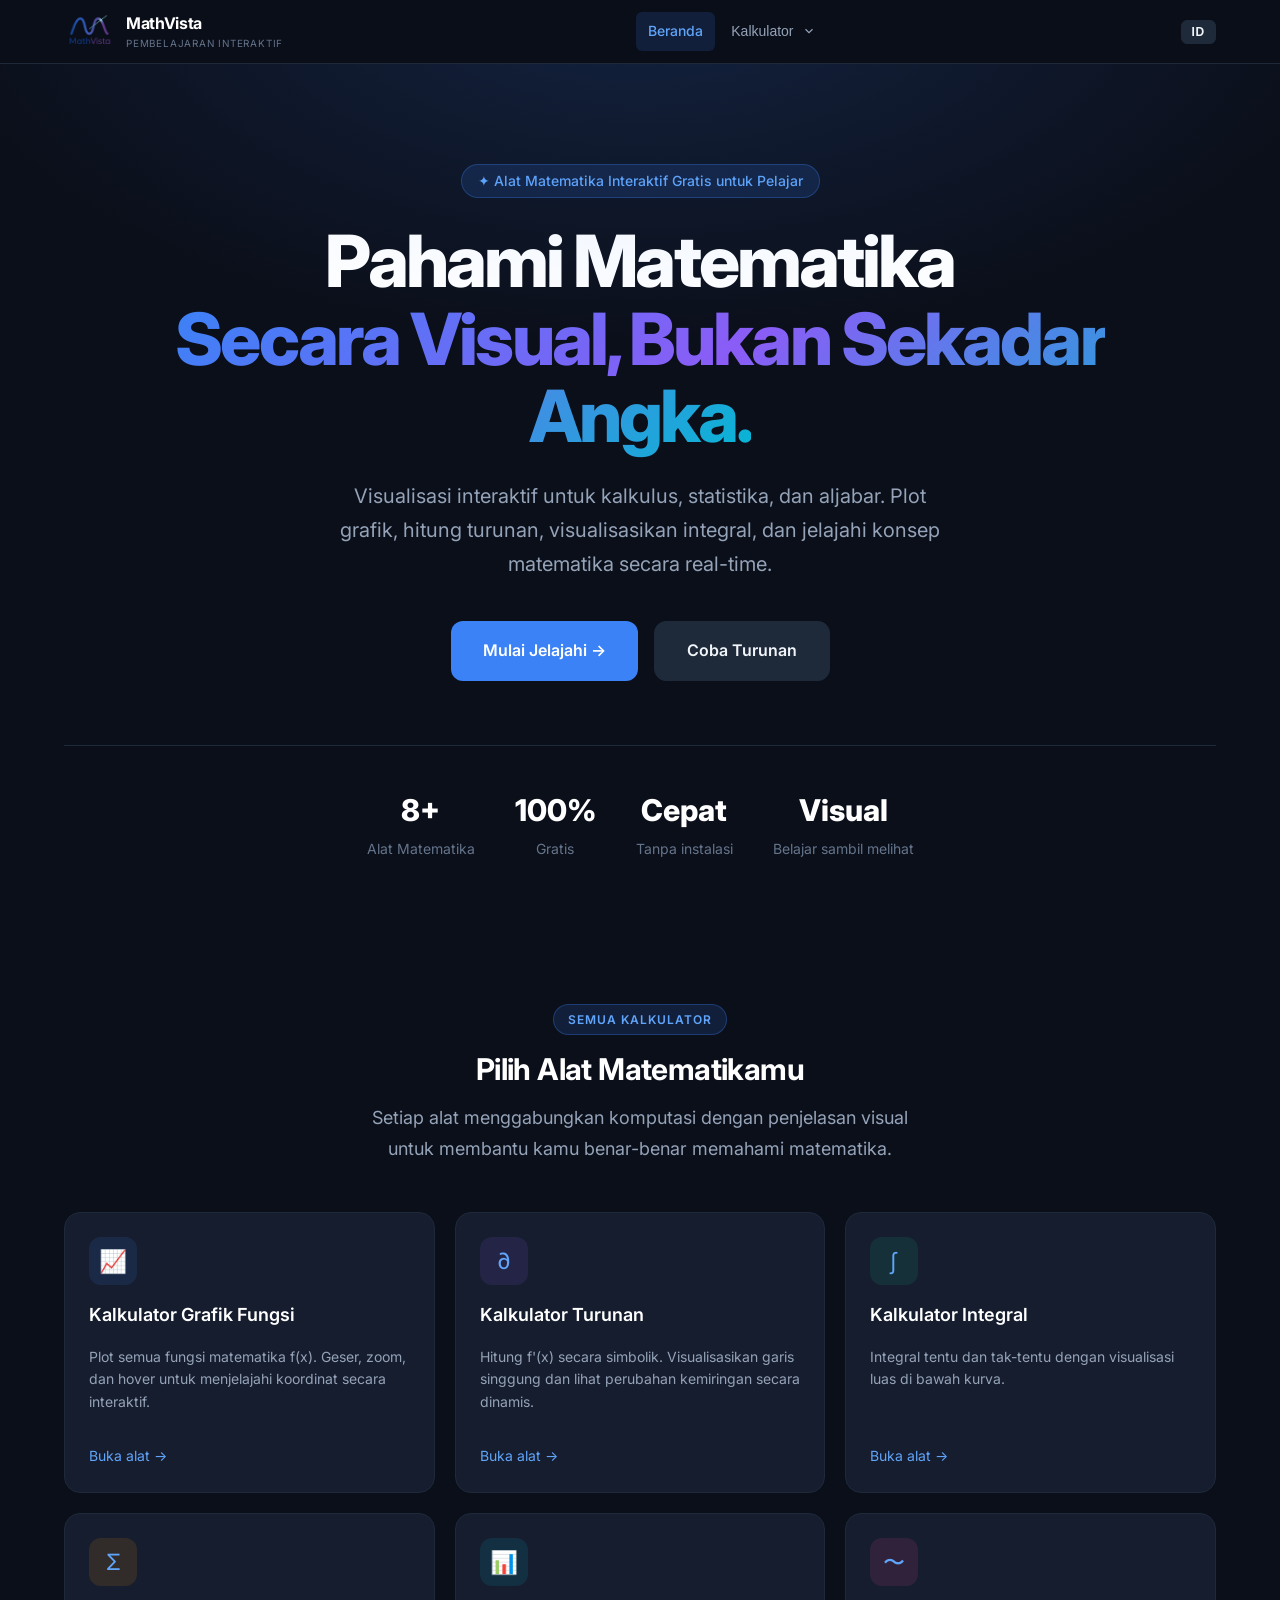
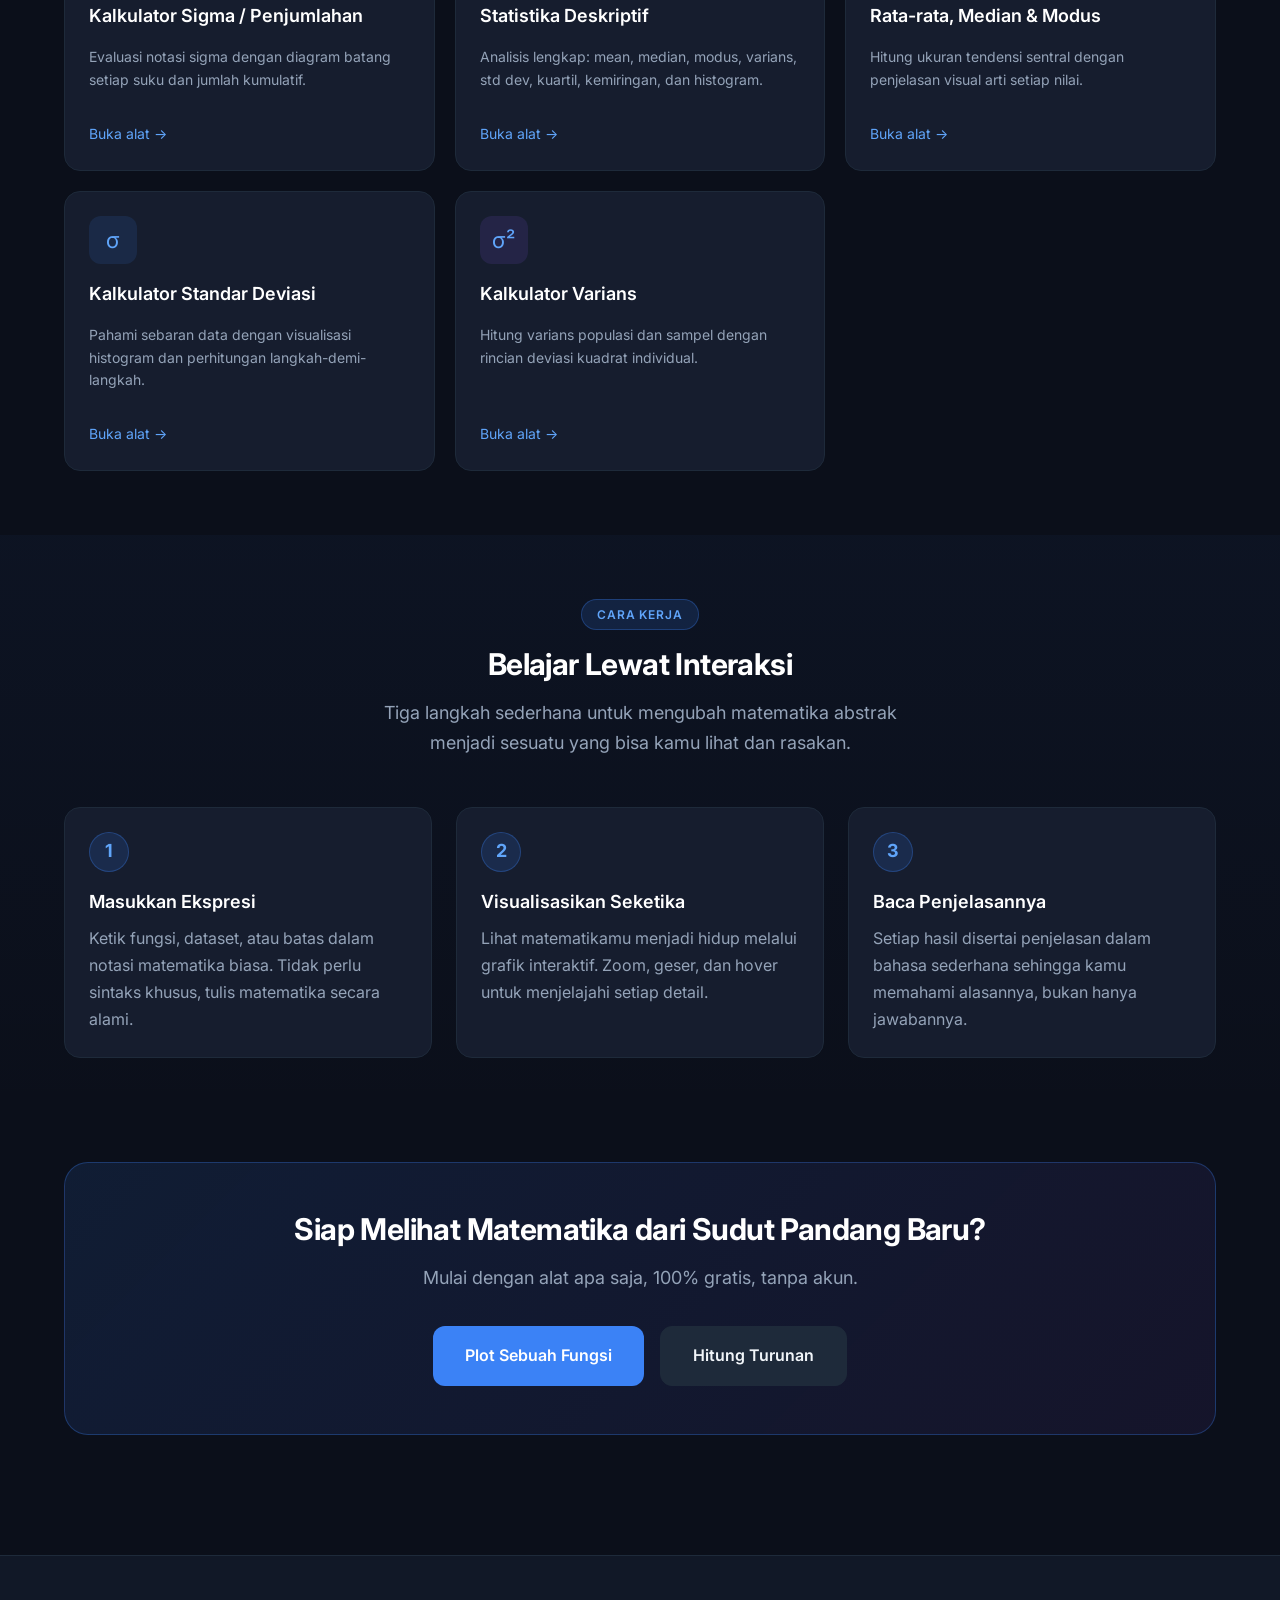
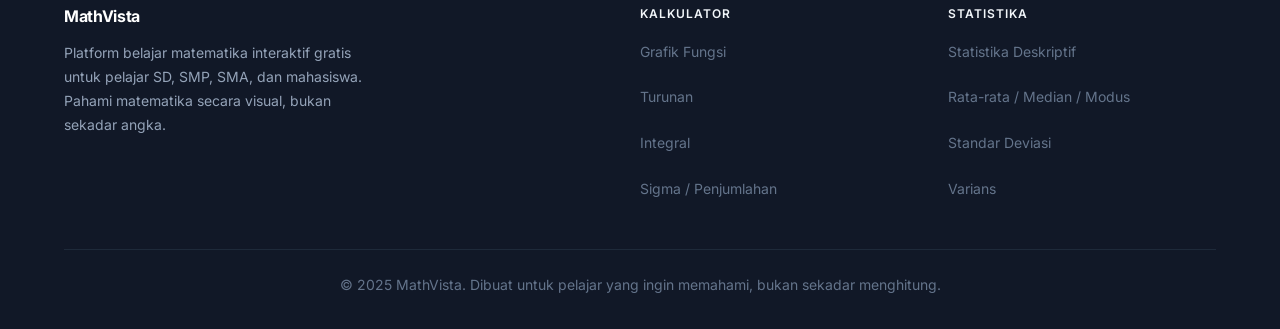
<file: index.html>
<!doctype html>
<html lang="id">
  <head>
    <meta charset="UTF-8" />
    <meta name="viewport" content="width=device-width, initial-scale=1.0" />
    <title>Math Vista - Interactive Math Learning Platform</title>
    <meta
      name="description"
      content="Math Vista is a free interactive math learning platform for students. Visualize calculus, statistics, and algebra with interactive graphs. Understand math visually, not just numerically."
    />
    <meta
      name="keywords"
      content="math calculator, derivative calculator, integral calculator, graph calculator, statistics calculator, sigma calculator, interactive math"
    />
    <meta name="robots" content="index, follow" />
    <meta
      property="og:title"
      content="Math Vista – Interactive Math Learning Platform"
    />
    <meta
      property="og:description"
      content="Understand math visually with interactive graphs, derivative/integral calculators, and descriptive statistics tools."
    />
    <meta property="og:type" content="website" />
    <link rel="canonical" href="index.html" />
    <link rel="stylesheet" href="css/main.css" />
    <link rel="stylesheet" href="css/layout.css" />
    <link rel="stylesheet" href="css/calculator.css" />
    <style>
      .hero {
        position: relative;
        padding: 100px 0 80px;
        text-align: center;
        overflow: hidden;
      }
      .hero-bg {
        position: absolute;
        inset: 0;
        background: radial-gradient(
          ellipse 80% 60% at 50% -10%,
          rgba(59, 130, 246, 0.18) 0%,
          transparent 70%
        );
        pointer-events: none;
      }
      .hero-badge {
        display: inline-flex;
        align-items: center;
        gap: var(--space-2);
        background: var(--color-accent-glow);
        border: 1px solid var(--color-border-accent);
        border-radius: var(--radius-full);
        padding: 0.3rem 1rem;
        font-size: var(--text-sm);
        font-weight: var(--font-medium);
        color: var(--color-accent-light);
        margin-bottom: var(--space-6);
      }
      .hero-title {
        font-size: clamp(2.5rem, 6vw, 4.5rem);
        font-weight: var(--font-extrabold);
        letter-spacing: -0.04em;
        line-height: 1.08;
        color: var(--color-text-heading);
        margin-bottom: var(--space-6);
      }
      .hero-title .gradient-text {
        background: linear-gradient(135deg, #3b82f6, #8b5cf6, #06b6d4);
        -webkit-background-clip: text;
        -webkit-text-fill-color: transparent;
        background-clip: text;
      }
      .hero-subtitle {
        font-size: var(--text-xl);
        color: var(--color-text-secondary);
        max-width: 600px;
        margin: 0 auto var(--space-10);
        line-height: 1.7;
      }
      .hero-cta {
        display: flex;
        gap: var(--space-4);
        justify-content: center;
        flex-wrap: wrap;
      }
      .hero-stats {
        display: flex;
        gap: var(--space-10);
        justify-content: center;
        margin-top: var(--space-16);
        padding-top: var(--space-10);
        border-top: 1px solid var(--color-border);
      }
      .hero-stat-value {
        font-size: var(--text-3xl);
        font-weight: var(--font-extrabold);
        color: var(--color-text-heading);
      }
      .hero-stat-label {
        font-size: var(--text-sm);
        color: var(--color-text-muted);
        margin-top: var(--space-1);
      }

      .tools-grid {
        display: grid;
        grid-template-columns: repeat(3, 1fr);
        gap: var(--space-5);
      }

      .steps-grid {
        display: grid;
        grid-template-columns: repeat(3, 1fr);
        gap: var(--space-6);
        position: relative;
      }
      .step-card {
        background: var(--color-bg-card);
        border: 1px solid var(--color-border);
        border-radius: var(--radius-lg);
        padding: var(--space-6);
        position: relative;
      }
      .step-number {
        width: 40px;
        height: 40px;
        border-radius: 50%;
        background: var(--color-accent-glow);
        border: 1px solid var(--color-border-accent);
        display: flex;
        align-items: center;
        justify-content: center;
        font-size: var(--text-lg);
        font-weight: var(--font-bold);
        color: var(--color-accent-light);
        margin-bottom: var(--space-4);
      }
      .step-title {
        font-size: var(--text-lg);
        font-weight: var(--font-semibold);
        color: var(--color-text-heading);
        margin-bottom: var(--space-2);
      }

      .section-header {
        text-align: center;
        margin-bottom: var(--space-12);
      }
      .section-tag {
        display: inline-flex;
        padding: 0.3rem 0.9rem;
        background: var(--color-accent-glow);
        border: 1px solid var(--color-border-accent);
        border-radius: var(--radius-full);
        font-size: var(--text-xs);
        font-weight: var(--font-semibold);
        color: var(--color-accent-light);
        letter-spacing: 0.08em;
        text-transform: uppercase;
        margin-bottom: var(--space-4);
      }
      .section-title {
        font-size: var(--text-3xl);
        font-weight: var(--font-bold);
        color: var(--color-text-heading);
        margin-bottom: var(--space-4);
      }
      .section-subtitle {
        font-size: var(--text-lg);
        color: var(--color-text-secondary);
        max-width: 560px;
        margin: 0 auto;
      }

      .banner {
        background: linear-gradient(
          135deg,
          rgba(59, 130, 246, 0.12),
          rgba(139, 92, 246, 0.08)
        );
        border: 1px solid var(--color-border-accent);
        border-radius: var(--radius-xl);
        padding: var(--space-12);
        text-align: center;
      }
      .banner-title {
        font-size: var(--text-3xl);
        font-weight: var(--font-bold);
        color: var(--color-text-heading);
        margin-bottom: var(--space-4);
      }
      .banner-subtitle {
        font-size: var(--text-lg);
        color: var(--color-text-secondary);
        margin-bottom: var(--space-8);
      }

      @media (max-width: 900px) {
        .tools-grid {
          grid-template-columns: 1fr 1fr;
        }
        .steps-grid {
          grid-template-columns: 1fr;
        }
      }
      @media (max-width: 600px) {
        .tools-grid {
          grid-template-columns: 1fr;
        }
        .hero-stats {
          gap: var(--space-6);
          flex-wrap: wrap;
        }
        .hero {
          padding: 60px 0 50px;
        }
      }
    </style>
  </head>
  <body>
    <header class="site-header" role="banner">
      <div class="header-inner">
        <a href="index.html" class="site-logo" aria-label="Math Vista Home">
          <img class="logo-icon" src="logo.png" alt="Logo Math Vista" />
          <div>
            <div class="logo-name">MathVista</div>
            <div class="logo-tagline" data-i18n="nav.tagline">Interactive Learning</div>
          </div>
        </a>

        <nav class="site-nav" role="navigation" aria-label="Main navigation">
          <a href="index.html" class="nav-link active" data-i18n="nav.home">Home</a>

          <div class="nav-dropdown">
            <button
              class="nav-dropdown-btn"
              aria-expanded="false"
              aria-haspopup="true"
            >
              <span data-i18n="nav.calculators">Kalkulator</span>
              <svg
                class="chevron-icon"
                width="14"
                height="14"
                viewBox="0 0 24 24"
                fill="none"
                stroke="currentColor"
                stroke-width="2"
              >
                <path d="m6 9 6 6 6-6" />
              </svg>
            </button>
            <div class="nav-dropdown-menu">
              <a href="pages/function-graph-calculator.html">
                <span class="menu-icon">📈</span>
                <span
                  ><span class="menu-label" data-i18n="nav.func_graph"
                    >Grafik Fungsi</span
                  ><span class="menu-desc" data-i18n="nav.func_graph_desc"
                    >Plot semua f(x)</span
                  ></span
                >
              </a>
              <a href="pages/derivative-calculator.html">
                <span class="menu-icon">∂</span>
                <span
                  ><span class="menu-label" data-i18n="nav.derivative"
                    >Turunan</span
                  ><span class="menu-desc" data-i18n="nav.derivative_desc"
                    >f'(x) dengan garis singgung</span
                  ></span
                >
              </a>
              <a href="pages/integral-calculator.html">
                <span class="menu-icon">∫</span>
                <span
                  ><span class="menu-label" data-i18n="nav.integral"
                    >Integral</span
                  ><span class="menu-desc" data-i18n="nav.integral_desc"
                    >Tentu &amp; Tak-tentu</span
                  ></span
                >
              </a>
              <a href="pages/sigma-calculator.html">
                <span class="menu-icon">Σ</span>
                <span
                  ><span class="menu-label" data-i18n="nav.sigma"
                    >Sigma / Penjumlahan</span
                  ><span class="menu-desc" data-i18n="nav.sigma_desc"
                    >Komputasi deret</span
                  ></span
                >
              </a>
              <div class="dropdown-divider"></div>
              <a href="pages/statistics-calculator.html">
                <span class="menu-icon">📊</span>
                <span
                  ><span class="menu-label" data-i18n="nav.statistics"
                    >Statistika Deskriptif</span
                  ><span class="menu-desc" data-i18n="nav.statistics_desc"
                    >Analisis statistik lengkap</span
                  ></span
                >
              </a>
              <a href="pages/mean-median-mode-calculator.html">
                <span class="menu-icon">〜</span>
                <span
                  ><span class="menu-label" data-i18n="nav.mmm"
                    >Rata-rata / Median / Modus</span
                  ><span class="menu-desc" data-i18n="nav.mmm_desc"
                    >Tendensi sentral</span
                  ></span
                >
              </a>
              <a href="pages/standard-deviation-calculator.html">
                <span class="menu-icon">σ</span>
                <span
                  ><span class="menu-label" data-i18n="nav.std_dev"
                    >Standar Deviasi</span
                  ><span class="menu-desc" data-i18n="nav.std_dev_desc"
                    >Sebaran data</span
                  ></span
                >
              </a>
              <a href="pages/variance-calculator.html">
                <span class="menu-icon">σ²</span>
                <span
                  ><span class="menu-label" data-i18n="nav.variance"
                    >Varians</span
                  ><span class="menu-desc" data-i18n="nav.variance_desc"
                    >Deviasi kuadrat rata-rata</span
                  ></span
                >
              </a>
            </div>
          </div>
        </nav>

        <button
          class="menu-toggle"
          id="menuToggle"
          aria-label="Toggle menu"
          aria-expanded="false"
        >
          <span></span><span></span><span></span>
        </button>
        <button
          class="lang-toggle"
          id="langToggle"
          onclick="I18n.toggle()"
          aria-label="Switch language"
        >
          ID
        </button>
      </div>
    </header>

    <nav class="mobile-nav" id="mobileNav" aria-label="Mobile navigation">
      <p class="mobile-nav-section-title">Menu</p>
      <div class="mobile-nav-links">
        <a href="index.html" data-i18n="nav.home">Home</a>
      </div>
      <p class="mobile-nav-section-title" data-i18n="nav.calculators">Calculators</p>
      <div class="mobile-nav-links">
        <a href="pages/function-graph-calculator.html">📈 <span data-i18n="nav.func_graph">Function Graph</span></a>
        <a href="pages/derivative-calculator.html">∂ <span data-i18n="nav.derivative">Derivative</span></a>
        <a href="pages/integral-calculator.html">∫ <span data-i18n="nav.integral">Integral</span></a>
        <a href="pages/sigma-calculator.html">Σ <span data-i18n="nav.sigma">Sigma / Summation</span></a>
        <a href="pages/statistics-calculator.html">📊 <span data-i18n="nav.statistics">Descriptive Statistics</span></a>
        <a href="pages/mean-median-mode-calculator.html"
          >〜 <span data-i18n="nav.mmm">Mean / Median / Mode</span></a
        >
        <a href="pages/standard-deviation-calculator.html"
          >σ <span data-i18n="nav.std_dev">Standard Deviation</span></a
        >
        <a href="pages/variance-calculator.html">σ² <span data-i18n="nav.variance">Variance</span></a>
      </div>
    </nav>

    <main class="page-main" id="main-content">
      <section class="hero" aria-label="Hero">
        <div class="hero-bg"></div>
        <div class="container">
          <div class="hero-badge" data-i18n="hero.badge">
            ✦ Alat Matematika Interaktif Gratis untuk Pelajar
          </div>
          <h1 class="hero-title">
            <span data-i18n="hero.title_1">Pahami Matematika</span><br />
            <span class="gradient-text" data-i18n="hero.title_2"
              >Secara Visual, Bukan Sekadar Angka.</span
            >
          </h1>
          <p class="hero-subtitle" data-i18n="hero.subtitle">
            Visualisasi interaktif untuk kalkulus, statistika, dan aljabar. Plot
            grafik, hitung turunan, visualisasikan integral, dan jelajahi konsep
            matematika secara real-time.
          </p>
          <div class="hero-cta">
            <a
              href="pages/function-graph-calculator.html"
              class="btn btn-primary btn-lg"
            >
              <span data-i18n="hero.cta1">Mulai Jelajahi →</span>
            </a>
            <a
              href="pages/function-graph-calculator.html"
              class="btn btn-secondary btn-lg"
            >
              <span data-i18n="hero.cta2">Coba Turunan</span>
            </a>
          </div>

          <div class="hero-stats stagger-children">
            <div>
              <div class="hero-stat-value">8+</div>
              <div class="hero-stat-label" data-i18n="hero.stat_tools">
                Alat Matematika
              </div>
            </div>
            <div>
              <div class="hero-stat-value">100%</div>
              <div class="hero-stat-label" data-i18n="hero.stat_free">Gratis</div>
            </div>
            <div>
              <div class="hero-stat-value" data-i18n="hero.stat_fast">Cepat</div>
              <div class="hero-stat-label" data-i18n="hero.stat_fast_sub">
                Tanpa instalasi
              </div>
            </div>
            <div>
              <div class="hero-stat-value">Visual</div>
              <div class="hero-stat-label" data-i18n="hero.stat_vis_sub">
                Belajar sambil melihat
              </div>
            </div>
          </div>
        </div>
      </section>

      <section class="section" aria-labelledby="tools-heading">
        <div class="container">
          <div class="section-header">
            <div class="section-tag" data-i18n="tools.tag">
              Semua Kalkulator
            </div>
            <h2
              class="section-title"
              id="tools-heading"
              data-i18n="tools.title"
            >
              Pilih Alat Matematikamu
            </h2>
            <p class="section-subtitle" data-i18n="tools.subtitle">
              Setiap alat menggabungkan komputasi dengan penjelasan visual untuk
              membantu kamu benar-benar memahami matematika.
            </p>
          </div>

          <div class="tools-grid stagger-children">
            <a
              href="pages/function-graph-calculator.html"
              class="feature-card"
              style="--card-accent: rgba(59, 130, 246, 0.08)"
            >
              <div class="feature-card-icon card-icon-blue">📈</div>
              <div class="feature-card-title" data-i18n="card.fg.title">
                Kalkulator Grafik Fungsi
              </div>
              <p class="feature-card-desc" data-i18n="card.fg.desc">
                Plot semua fungsi matematika f(x). Geser, zoom, dan hover untuk
                menjelajahi koordinat secara interaktif.
              </p>
              <div class="feature-card-arrow" data-i18n="tools.open">
                Buka alat →
              </div>
            </a>

            <a
              href="pages/derivative-calculator.html"
              class="feature-card"
              style="--card-accent: rgba(139, 92, 246, 0.08)"
            >
              <div class="feature-card-icon card-icon-purple">∂</div>
              <div class="feature-card-title" data-i18n="card.dv.title">
                Kalkulator Turunan
              </div>
              <p class="feature-card-desc" data-i18n="card.dv.desc">
                Hitung f'(x) secara simbolik. Visualisasikan garis singgung dan
                lihat perubahan kemiringan secara dinamis.
              </p>
              <div class="feature-card-arrow" data-i18n="tools.open">
                Buka alat →
              </div>
            </a>

            <a
              href="pages/integral-calculator.html"
              class="feature-card"
              style="--card-accent: rgba(16, 185, 129, 0.08)"
            >
              <div class="feature-card-icon card-icon-green">∫</div>
              <div class="feature-card-title" data-i18n="card.in.title">
                Kalkulator Integral
              </div>
              <p class="feature-card-desc" data-i18n="card.in.desc">
                Integral tentu dan tak-tentu dengan visualisasi luas di bawah
                kurva.
              </p>
              <div class="feature-card-arrow" data-i18n="tools.open">
                Buka alat →
              </div>
            </a>

            <a
              href="pages/sigma-calculator.html"
              class="feature-card"
              style="--card-accent: rgba(245, 158, 11, 0.08)"
            >
              <div class="feature-card-icon card-icon-orange">Σ</div>
              <div class="feature-card-title" data-i18n="card.sg.title">
                Kalkulator Sigma / Penjumlahan
              </div>
              <p class="feature-card-desc" data-i18n="card.sg.desc">
                Evaluasi notasi sigma dengan diagram batang setiap suku dan
                jumlah kumulatif.
              </p>
              <div class="feature-card-arrow" data-i18n="tools.open">
                Buka alat →
              </div>
            </a>

            <a
              href="pages/statistics-calculator.html"
              class="feature-card"
              style="--card-accent: rgba(6, 182, 212, 0.08)"
            >
              <div class="feature-card-icon card-icon-cyan">📊</div>
              <div class="feature-card-title" data-i18n="card.st.title">
                Statistika Deskriptif
              </div>
              <p class="feature-card-desc" data-i18n="card.st.desc">
                Analisis lengkap: mean, median, modus, varians, std dev,
                kuartil, kemencengan, dan histogram.
              </p>
              <div class="feature-card-arrow" data-i18n="tools.open">
                Buka alat →
              </div>
            </a>

            <a
              href="pages/mean-median-mode-calculator.html"
              class="feature-card"
              style="--card-accent: rgba(236, 72, 153, 0.08)"
            >
              <div class="feature-card-icon card-icon-pink">〜</div>
              <div class="feature-card-title" data-i18n="card.mmm.title">
                Rata-rata, Median & Modus
              </div>
              <p class="feature-card-desc" data-i18n="card.mmm.desc">
                Hitung ukuran tendensi sentral dengan penjelasan visual arti
                setiap nilai.
              </p>
              <div class="feature-card-arrow" data-i18n="tools.open">
                Buka alat →
              </div>
            </a>

            <a
              href="pages/standard-deviation-calculator.html"
              class="feature-card"
              style="--card-accent: rgba(59, 130, 246, 0.08)"
            >
              <div class="feature-card-icon card-icon-blue">σ</div>
              <div class="feature-card-title" data-i18n="card.sd.title">
                Kalkulator Standar Deviasi
              </div>
              <p class="feature-card-desc" data-i18n="card.sd.desc">
                Pahami sebaran data dengan visualisasi histogram dan perhitungan
                langkah-demi-langkah.
              </p>
              <div class="feature-card-arrow" data-i18n="tools.open">
                Buka alat →
              </div>
            </a>

            <a
              href="pages/variance-calculator.html"
              class="feature-card"
              style="--card-accent: rgba(139, 92, 246, 0.08)"
            >
              <div class="feature-card-icon card-icon-purple">σ²</div>
              <div class="feature-card-title" data-i18n="card.vr.title">
                Kalkulator Varians
              </div>
              <p class="feature-card-desc" data-i18n="card.vr.desc">
                Hitung varians populasi dan sampel dengan rincian deviasi
                kuadrat individual.
              </p>
              <div class="feature-card-arrow" data-i18n="tools.open">
                Buka alat →
              </div>
            </a>
          </div>
        </div>
      </section>

      <section
        class="section"
        style="
          background: linear-gradient(
            180deg,
            rgba(59, 130, 246, 0.04) 0%,
            transparent 100%
          );
        "
        aria-labelledby="how-heading"
      >
        <div class="container">
          <div class="section-header">
            <div class="section-tag" data-i18n="how.tag">Cara Kerja</div>
            <h2 class="section-title" id="how-heading" data-i18n="how.title">
              Belajar Lewat Interaksi
            </h2>
            <p class="section-subtitle" data-i18n="how.subtitle">
              Tiga langkah sederhana untuk mengubah matematika abstrak menjadi
              sesuatu yang bisa kamu lihat dan rasakan.
            </p>
          </div>

          <div class="steps-grid stagger-children">
            <div class="step-card">
              <div class="step-number">1</div>
              <div class="step-title" data-i18n="how.s1.title">
                Masukkan Ekspresi
              </div>
              <p data-i18n="how.s1.desc">
                Ketik fungsi, dataset, atau batas dalam notasi matematika biasa.
                Tidak perlu sintaks khusus — tulis matematika secara alami.
              </p>
            </div>
            <div class="step-card">
              <div class="step-number">2</div>
              <div class="step-title" data-i18n="how.s2.title">
                Visualisasikan Seketika
              </div>
              <p data-i18n="how.s2.desc">
                Lihat matematikamu menjadi hidup melalui grafik interaktif.
                Zoom, geser, dan hover untuk menjelajahi setiap detail.
              </p>
            </div>
            <div class="step-card">
              <div class="step-number">3</div>
              <div class="step-title" data-i18n="how.s3.title">
                Baca Penjelasannya
              </div>
              <p data-i18n="how.s3.desc">
                Setiap hasil disertai penjelasan dalam bahasa sederhana sehingga
                kamu memahami alasannya, bukan hanya jawabannya.
              </p>
            </div>
          </div>
        </div>
      </section>

      <section class="section-sm" aria-label="Call to action">
        <div class="container">
          <div class="banner">
            <h2 class="banner-title" data-i18n="banner.title">
              Siap Melihat Matematika dari Sudut Pandang Baru?
            </h2>
            <p class="banner-subtitle" data-i18n="banner.sub">
              Mulai dengan alat apa saja — 100% gratis, tanpa akun.
            </p>
            <div class="hero-cta">
              <a
                href="pages/function-graph-calculator.html"
                class="btn btn-primary btn-lg"
                data-i18n="banner.cta1"
                >Plot Sebuah Fungsi</a
              >
              <a
                href="pages/derivative-calculator.html"
                class="btn btn-secondary btn-lg"
                data-i18n="banner.cta2"
                >Hitung Turunan</a
              >
            </div>
          </div>
        </div>
      </section>
    </main>

    <footer class="site-footer" role="contentinfo">
      <div class="footer-inner">
        <div class="footer-grid">
          <div class="footer-brand">
            <div class="logo-name">MathVista</div>
            <p data-i18n="footer.desc">
              A free interactive math learning platform for middle school, high
              school, and university students. Understand math visually, not
              just numerically.
            </p>
          </div>
          <div>
            <div class="footer-col-title" data-i18n="footer.col1">Calculators</div>
            <ul class="footer-links">
              <li>
                <a href="pages/function-graph-calculator.html" data-i18n="nav.func_graph"
                  >Function Graph</a
                >
              </li>
              <li><a href="pages/derivative-calculator.html" data-i18n="nav.derivative">Derivative</a></li>
              <li><a href="pages/integral-calculator.html" data-i18n="nav.integral">Integral</a></li>
              <li>
                <a href="pages/sigma-calculator.html" data-i18n="nav.sigma">Sigma / Summation</a>
              </li>
            </ul>
          </div>
          <div>
            <div class="footer-col-title" data-i18n="footer.col2">Statistics</div>
            <ul class="footer-links">
              <li>
                <a href="pages/statistics-calculator.html" data-i18n="nav.statistics">
                  >Descriptive Statistics</a
                >
              </li>
              <li>
                <a href="pages/mean-median-mode-calculator.html" data-i18n="nav.mmm">
                  >Mean Median Mode</a
                >
              </li>
              <li>
                <a href="pages/standard-deviation-calculator.html" data-i18n="nav.std_dev">
                  >Standard Deviation</a
                >
              </li>
              <li><a href="pages/variance-calculator.html" data-i18n="nav.variance">Variance</a></li>
            </ul>
          </div>
        </div>
        <div class="footer-bottom">
          <span class="footer-copy" data-i18n="footer.copy"
            >© 2025 MathVista. Dibuat untuk pelajar yang ingin memahami, bukan
            sekadar menghitung.</span
          >
        </div>
      </div>
    </footer>

    <script src="js/i18n.js"></script>
    <script src="js/app.js"></script>
  </body>
</html>
</file>
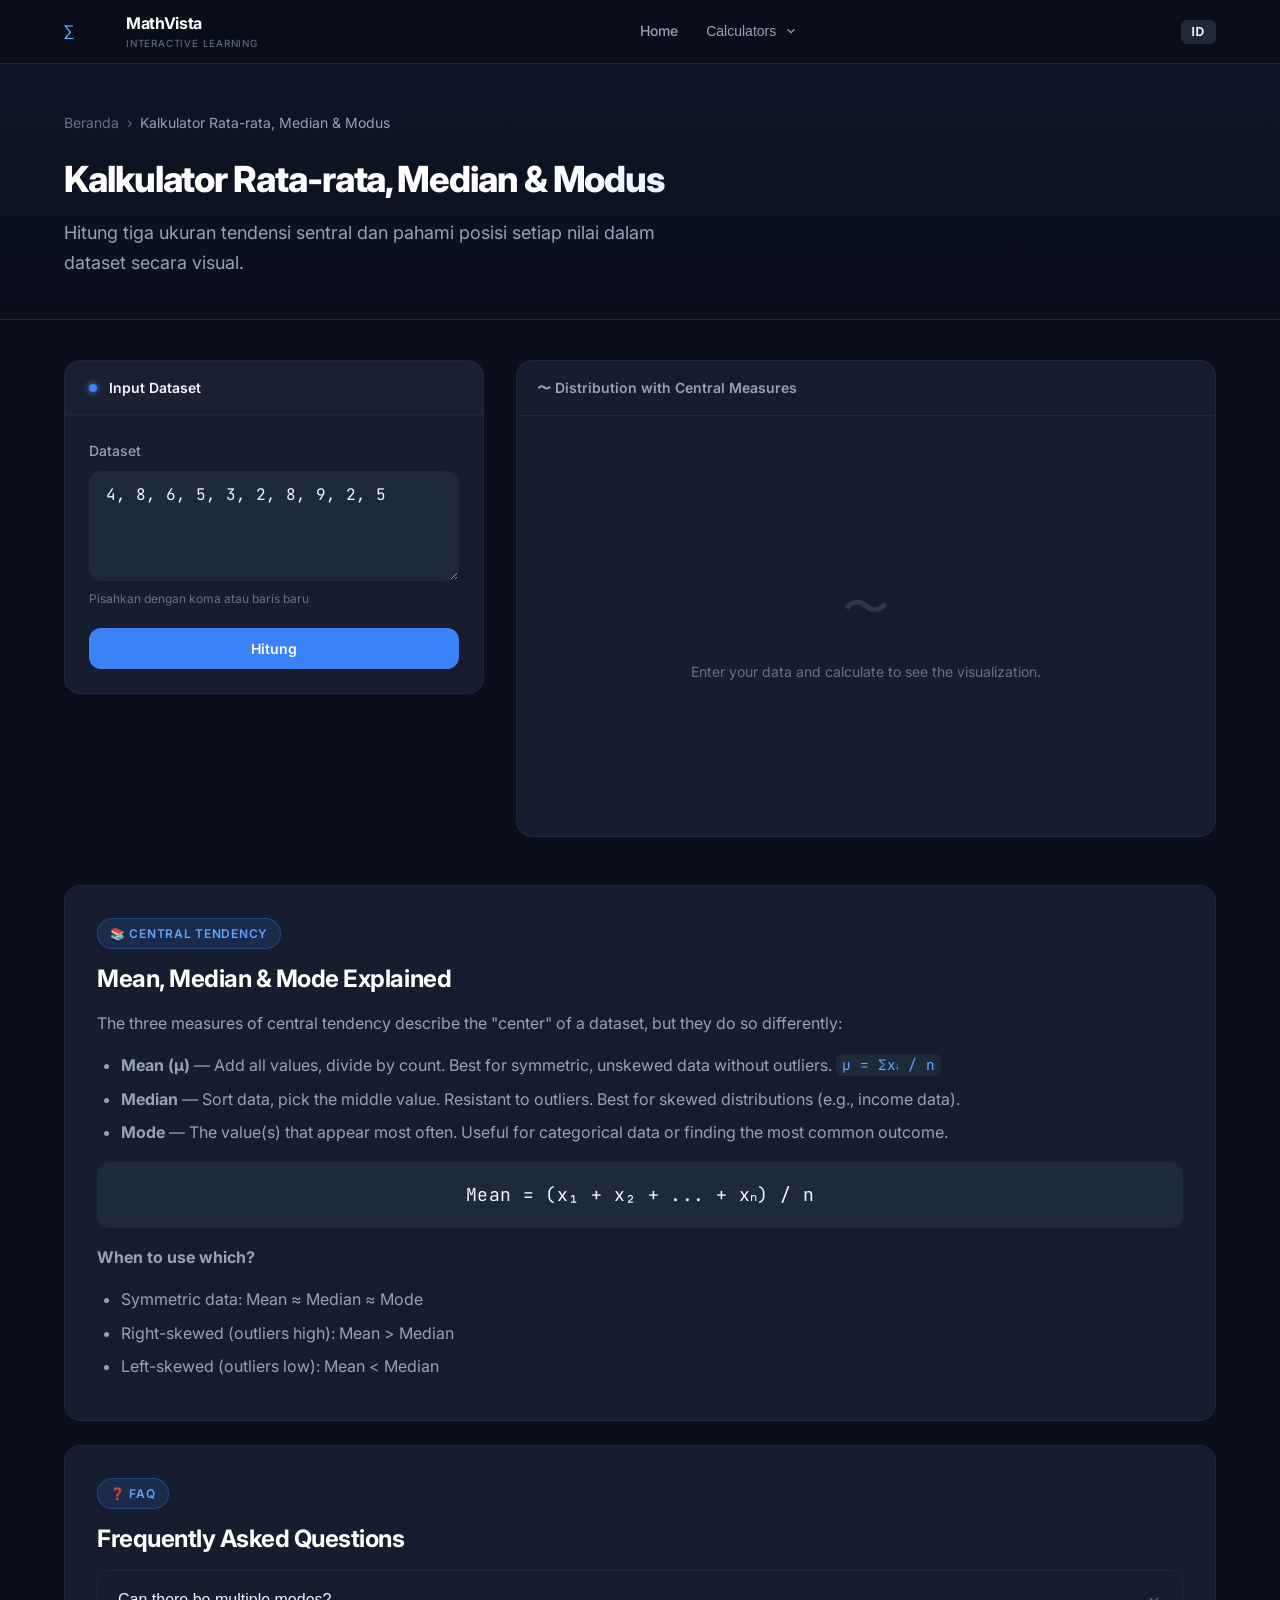
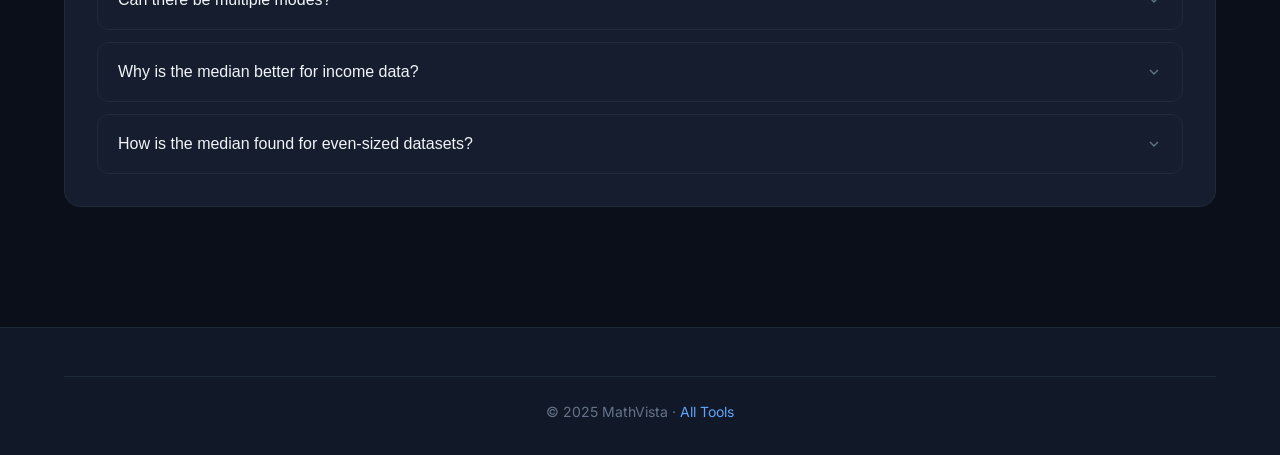
<file: pages/mean-median-mode-calculator.html>
<!doctype html>
<html lang="id">
  <head>
    <meta charset="UTF-8" />
    <meta name="viewport" content="width=device-width, initial-scale=1.0" />
    <title>Mean Median Mode Calculator – Central Tendency | MathVista</title>
    <meta
      name="description"
      content="Free mean, median, and mode calculator. Understand central tendency with visual dot plot, sorted data display, and educational explanations for students."
    />
    <meta
      name="keywords"
      content="mean median mode calculator, central tendency, average calculator, statistics for students, arithmetic mean calculator"
    />
    <meta name="robots" content="index, follow" />
    <link rel="canonical" href="mean-median-mode-calculator.html" />
    <link rel="stylesheet" href="../css/main.css" />
    <link rel="stylesheet" href="../css/layout.css" />
    <link rel="stylesheet" href="../css/calculator.css" />
  </head>
  <body>
    <header class="site-header">
      <div class="header-inner">
        <a href="../index.html" class="site-logo"
          ><div class="logo-icon">∑</div>
          <div>
            <div class="logo-name">MathVista</div>
            <div class="logo-tagline">Interactive Learning</div>
          </div></a
        >
        <nav class="site-nav">
          <a href="../index.html" class="nav-link">Home</a>
          <div class="nav-dropdown">
            <button class="nav-dropdown-btn" aria-expanded="false">
              Calculators<svg
                class="chevron-icon"
                width="14"
                height="14"
                viewBox="0 0 24 24"
                fill="none"
                stroke="currentColor"
                stroke-width="2"
              >
                <path d="m6 9 6 6 6-6" />
              </svg>
            </button>
            <div class="nav-dropdown-menu">
              <a href="function-graph-calculator.html"
                ><span class="menu-icon">📈</span
                ><span><span class="menu-label">Function Graph</span></span></a
              >
              <a href="derivative-calculator.html"
                ><span class="menu-icon">∂</span
                ><span><span class="menu-label">Derivative</span></span></a
              >
              <a href="integral-calculator.html"
                ><span class="menu-icon">∫</span
                ><span><span class="menu-label">Integral</span></span></a
              >
              <a href="sigma-calculator.html"
                ><span class="menu-icon">Σ</span
                ><span><span class="menu-label">Sigma</span></span></a
              >
              <div class="dropdown-divider"></div>
              <a href="statistics-calculator.html"
                ><span class="menu-icon">📊</span
                ><span><span class="menu-label">Statistics</span></span></a
              >
              <a href="mean-median-mode-calculator.html"
                ><span class="menu-icon">〜</span
                ><span
                  ><span class="menu-label">Mean/Median/Mode</span></span
                ></a
              >
              <a href="standard-deviation-calculator.html"
                ><span class="menu-icon">σ</span
                ><span><span class="menu-label">Std Deviation</span></span></a
              >
              <a href="variance-calculator.html"
                ><span class="menu-icon">σ²</span
                ><span><span class="menu-label">Variance</span></span></a
              >
            </div>
          </div>
        </nav>
        <button class="menu-toggle" id="menuToggle" aria-label="Toggle menu">
          <span></span><span></span><span></span>
        </button>
        <button
          class="lang-toggle"
          id="langToggle"
          onclick="I18n.toggle()"
          aria-label="Switch language"
        >
          ID
        </button>
      </div>
    </header>
    <nav class="mobile-nav" id="mobileNav">
      <div class="mobile-nav-links">
        <a href="../index.html">🏠 Home</a>
        <a href="statistics-calculator.html">📊 Statistics</a>
        <a href="mean-median-mode-calculator.html">〜 Mean Median Mode</a>
        <a href="standard-deviation-calculator.html">σ Std Deviation</a>
        <a href="variance-calculator.html">σ² Variance</a>
      </div>
    </nav>

    <main class="page-main">
      <section class="page-hero">
        <div class="page-hero-content">
          <nav class="breadcrumb">
            <a href="../index.html" data-i18n="bc.home">Beranda</a
            ><span class="breadcrumb-sep">›</span
            ><span class="breadcrumb-current" data-i18n="page.mmm.title"
              >Rata-rata, Median &amp; Modus</span
            >
          </nav>
          <h1 class="page-hero-title" data-i18n="page.mmm.title">
            Kalkulator Rata-rata, Median &amp; Modus
          </h1>
          <p class="page-hero-subtitle" data-i18n="page.mmm.sub">
            Hitung tiga ukuran tendensi sentral dan pahami posisi setiap nilai
            dalam dataset secara visual.
          </p>
        </div>
      </section>

      <section class="section-sm">
        <div class="container">
          <div class="calculator-layout">
            <aside class="calculator-panel">
              <div class="panel-header">
                <div class="panel-dot"></div>
                <span class="panel-title" data-i18n="panel.data"
                  >Input Dataset</span
                >
              </div>
              <div class="panel-body">
                <div class="form-group">
                  <label
                    class="form-label"
                    for="dataInput"
                    data-i18n="lbl.dataset"
                    >Dataset</label
                  >
                  <textarea
                    id="dataInput"
                    class="form-textarea"
                    rows="4"
                    placeholder="mis. 5, 2, 8, 3, 9, 2, 7"
                  >
4, 8, 6, 5, 3, 2, 8, 9, 2, 5</textarea
                  >
                  <span class="form-hint" data-i18n="hint.sep"
                    >Pisahkan dengan koma atau baris baru</span
                  >
                </div>
                <button
                  id="calcBtn"
                  class="btn btn-primary btn-full"
                  data-i18n="btn.calc_mmm"
                >
                  Hitung
                </button>

                <div
                  id="resultBox"
                  style="display: none; margin-top: var(--space-5)"
                >
                  <div
                    class="result-stat-card"
                    style="margin-bottom: var(--space-3)"
                  >
                    <div class="result-stat-label">Mean (Average)</div>
                    <div
                      class="result-stat-value"
                      id="meanVal"
                      style="color: #60a5fa"
                    ></div>
                    <div
                      id="meanFormula"
                      style="
                        font-size: var(--text-xs);
                        color: var(--color-text-muted);
                        margin-top: 4px;
                      "
                    ></div>
                  </div>
                  <div
                    class="result-stat-card"
                    style="margin-bottom: var(--space-3)"
                  >
                    <div class="result-stat-label">Median (Middle value)</div>
                    <div
                      class="result-stat-value"
                      id="medianVal"
                      style="color: #a78bfa"
                    ></div>
                  </div>
                  <div class="result-stat-card">
                    <div class="result-stat-label">Mode (Most frequent)</div>
                    <div
                      class="result-stat-value"
                      id="modeVal"
                      style="color: #34d399; font-size: 1.2rem"
                    ></div>
                    <div
                      id="modeFreq"
                      style="
                        font-size: var(--text-xs);
                        color: var(--color-text-muted);
                        margin-top: 4px;
                      "
                    ></div>
                  </div>
                </div>
              </div>
            </aside>

            <div>
              <div class="graph-container">
                <div class="graph-header">
                  <span class="graph-title"
                    >〜 Distribution with Central Measures</span
                  >
                </div>
                <div class="graph-canvas" id="graphCanvas">
                  <div class="graph-placeholder" id="graphPlaceholder">
                    <div class="graph-placeholder-icon">〜</div>
                    <div class="graph-placeholder-text">
                      Enter your data and calculate to see the visualization.
                    </div>
                  </div>
                </div>
              </div>

              <div
                id="sortedSection"
                style="display: none; margin-top: var(--space-6)"
              >
                <div class="card">
                  <div class="card-header">
                    <span class="card-title">Sorted Dataset</span>
                  </div>
                  <div
                    id="sortedData"
                    style="
                      font-family: var(--font-mono);
                      font-size: var(--text-sm);
                      color: var(--color-text-secondary);
                      word-break: break-all;
                      line-height: 2;
                    "
                  ></div>
                </div>
              </div>
            </div>
          </div>

          <div class="explanation-section">
            <div class="explanation-card">
              <div class="explanation-tag">📚 Central Tendency</div>
              <h2 class="explanation-title">Mean, Median & Mode Explained</h2>
              <div class="explanation-body">
                <p>
                  The three measures of central tendency describe the "center"
                  of a dataset, but they do so differently:
                </p>
                <ul>
                  <li>
                    <strong>Mean (μ)</strong> — Add all values, divide by count.
                    Best for symmetric, unskewed data without outliers.
                    <code>μ = Σxᵢ / n</code>
                  </li>
                  <li>
                    <strong>Median</strong> — Sort data, pick the middle value.
                    Resistant to outliers. Best for skewed distributions (e.g.,
                    income data).
                  </li>
                  <li>
                    <strong>Mode</strong> — The value(s) that appear most often.
                    Useful for categorical data or finding the most common
                    outcome.
                  </li>
                </ul>
                <div class="math-formula">Mean = (x₁ + x₂ + ... + xₙ) / n</div>
                <p><strong>When to use which?</strong></p>
                <ul>
                  <li>Symmetric data: Mean ≈ Median ≈ Mode</li>
                  <li>Right-skewed (outliers high): Mean &gt; Median</li>
                  <li>Left-skewed (outliers low): Mean &lt; Median</li>
                </ul>
              </div>
            </div>
            <div class="explanation-card" style="margin-top: var(--space-6)">
              <div class="explanation-tag">❓ FAQ</div>
              <h2 class="explanation-title">Frequently Asked Questions</h2>
              <div class="faq-list">
                <div class="faq-item">
                  <button class="faq-question">
                    Can there be multiple modes?<svg
                      class="faq-chevron"
                      width="16"
                      height="16"
                      viewBox="0 0 24 24"
                      fill="none"
                      stroke="currentColor"
                      stroke-width="2"
                    >
                      <path d="m6 9 6 6 6-6" />
                    </svg>
                  </button>
                  <div class="faq-answer">
                    Yes! A dataset is <strong>bimodal</strong> if two values
                    appear equally often and most frequently. It's
                    <strong>multimodal</strong> if there are more than two. If
                    all values appear once, there's no mode.
                  </div>
                </div>
                <div class="faq-item">
                  <button class="faq-question">
                    Why is the median better for income data?<svg
                      class="faq-chevron"
                      width="16"
                      height="16"
                      viewBox="0 0 24 24"
                      fill="none"
                      stroke="currentColor"
                      stroke-width="2"
                    >
                      <path d="m6 9 6 6 6-6" />
                    </svg>
                  </button>
                  <div class="faq-answer">
                    A few very high earners can dramatically increase the mean,
                    making it unrepresentative of the "typical" person. The
                    median (middle value) is not affected by extreme values, so
                    it better represents the center of the population.
                  </div>
                </div>
                <div class="faq-item">
                  <button class="faq-question">
                    How is the median found for even-sized datasets?<svg
                      class="faq-chevron"
                      width="16"
                      height="16"
                      viewBox="0 0 24 24"
                      fill="none"
                      stroke="currentColor"
                      stroke-width="2"
                    >
                      <path d="m6 9 6 6 6-6" />
                    </svg>
                  </button>
                  <div class="faq-answer">
                    For n even, the median is the average of the two middle
                    values: (x[n/2] + x[n/2+1]) / 2 after sorting.
                  </div>
                </div>
              </div>
            </div>
          </div>
        </div>
      </section>
    </main>

    <footer class="site-footer">
      <div class="footer-inner">
        <div class="footer-bottom">
          <span class="footer-copy"
            >© 2025 MathVista · <a href="../index.html">All Tools</a></span
          >
        </div>
      </div>
    </footer>

    <script src="../js/i18n.js"></script>
    <script src="https://cdn.plot.ly/plotly-2.27.0.min.js"></script>
    <script src="../js/statistics.js"></script>
    <script src="../js/graph-engine.js"></script>
    <script src="../js/app.js"></script>
    <script>
      document.getElementById("calcBtn").addEventListener("click", () => {
        try {
          const data = Statistics.parseDataset(
            document.getElementById("dataInput").value,
          );
          const m = Statistics.mean(data);
          const mdn = Statistics.median(data);
          const md = Statistics.mode(data);
          const sorted = [...data].sort((a, b) => a - b);
          const sum = data.reduce((a, b) => a + b, 0);

          document.getElementById("meanVal").textContent = Statistics.fmt(m);
          document.getElementById("meanFormula").textContent =
            `(${data.join(" + ")}) ÷ ${data.length} = ${Statistics.fmt(sum)} ÷ ${data.length}`;
          document.getElementById("medianVal").textContent =
            Statistics.fmt(mdn);
          document.getElementById("modeVal").textContent = md.label;
          document.getElementById("modeFreq").textContent = md.frequency
            ? `Appears ${md.frequency} times`
            : "";
          document.getElementById("resultBox").style.display = "block";

          // Sorted display with highlighted median/mode
          const medIdx = Math.floor((sorted.length - 1) / 2);
          document.getElementById("sortedData").innerHTML = sorted
            .map((v, i) => {
              const isMed =
                (sorted.length % 2 === 1 && i === medIdx) ||
                (sorted.length % 2 === 0 && (i === medIdx || i === medIdx + 1));
              const isMod = md.values.includes(v);
              let style =
                "padding:2px 8px; border-radius:4px; display:inline-block; margin:2px";
              if (isMed && isMod)
                style +=
                  "; background:rgba(139,92,246,0.2); color:#c4b5fd; border:1px solid rgba(139,92,246,0.4)";
              else if (isMed)
                style += "; background:rgba(139,92,246,0.15); color:#a78bfa";
              else if (isMod)
                style += "; background:rgba(16,185,129,0.12); color:#34d399";
              return `<span style="${style}">${v}</span>`;
            })
            .join(" ");
          document.getElementById("sortedSection").style.display = "block";

          // Graph: histogram with mean/median lines
          document.getElementById("graphPlaceholder").style.display = "none";
          const traces = [
            {
              x: data,
              type: "histogram",
              name: "Frequency",
              marker: {
                color: "rgba(59,130,246,0.6)",
                line: { color: "#3b82f6", width: 1 },
              },
              autobinx: true,
            },
          ];
          const layout = GraphEngine.makeLayout({
            title: {
              text: "Distribution – Mean (blue), Median (purple)",
              font: { color: "#60a5fa", size: 13 },
              x: 0.5,
            },
            xaxis: { title: { text: "Value" } },
            yaxis: { title: { text: "Count" } },
            bargap: 0.05,
            shapes: [
              {
                type: "line",
                x0: m,
                x1: m,
                y0: 0,
                y1: 1,
                yref: "paper",
                line: { color: "#60a5fa", width: 2, dash: "dash" },
              },
              {
                type: "line",
                x0: mdn,
                x1: mdn,
                y0: 0,
                y1: 1,
                yref: "paper",
                line: { color: "#a78bfa", width: 2, dash: "dot" },
              },
            ],
            annotations: [
              {
                x: m,
                y: 0.98,
                yref: "paper",
                showarrow: false,
                text: `Mean: ${Statistics.fmt(m, 2)}`,
                font: { color: "#60a5fa", size: 11 },
                bgcolor: "rgba(11,15,26,0.7)",
              },
              {
                x: mdn,
                y: 0.88,
                yref: "paper",
                showarrow: false,
                text: `Median: ${Statistics.fmt(mdn, 2)}`,
                font: { color: "#a78bfa", size: 11 },
                bgcolor: "rgba(11,15,26,0.7)",
              },
            ],
          });
          Plotly.newPlot(
            "graphCanvas",
            traces,
            layout,
            GraphEngine.PLOTLY_CONFIG,
          );
        } catch (e) {
          App.showToast("Error: " + e.message, "error");
        }
      });
    </script>
  </body>
</html>
</file>
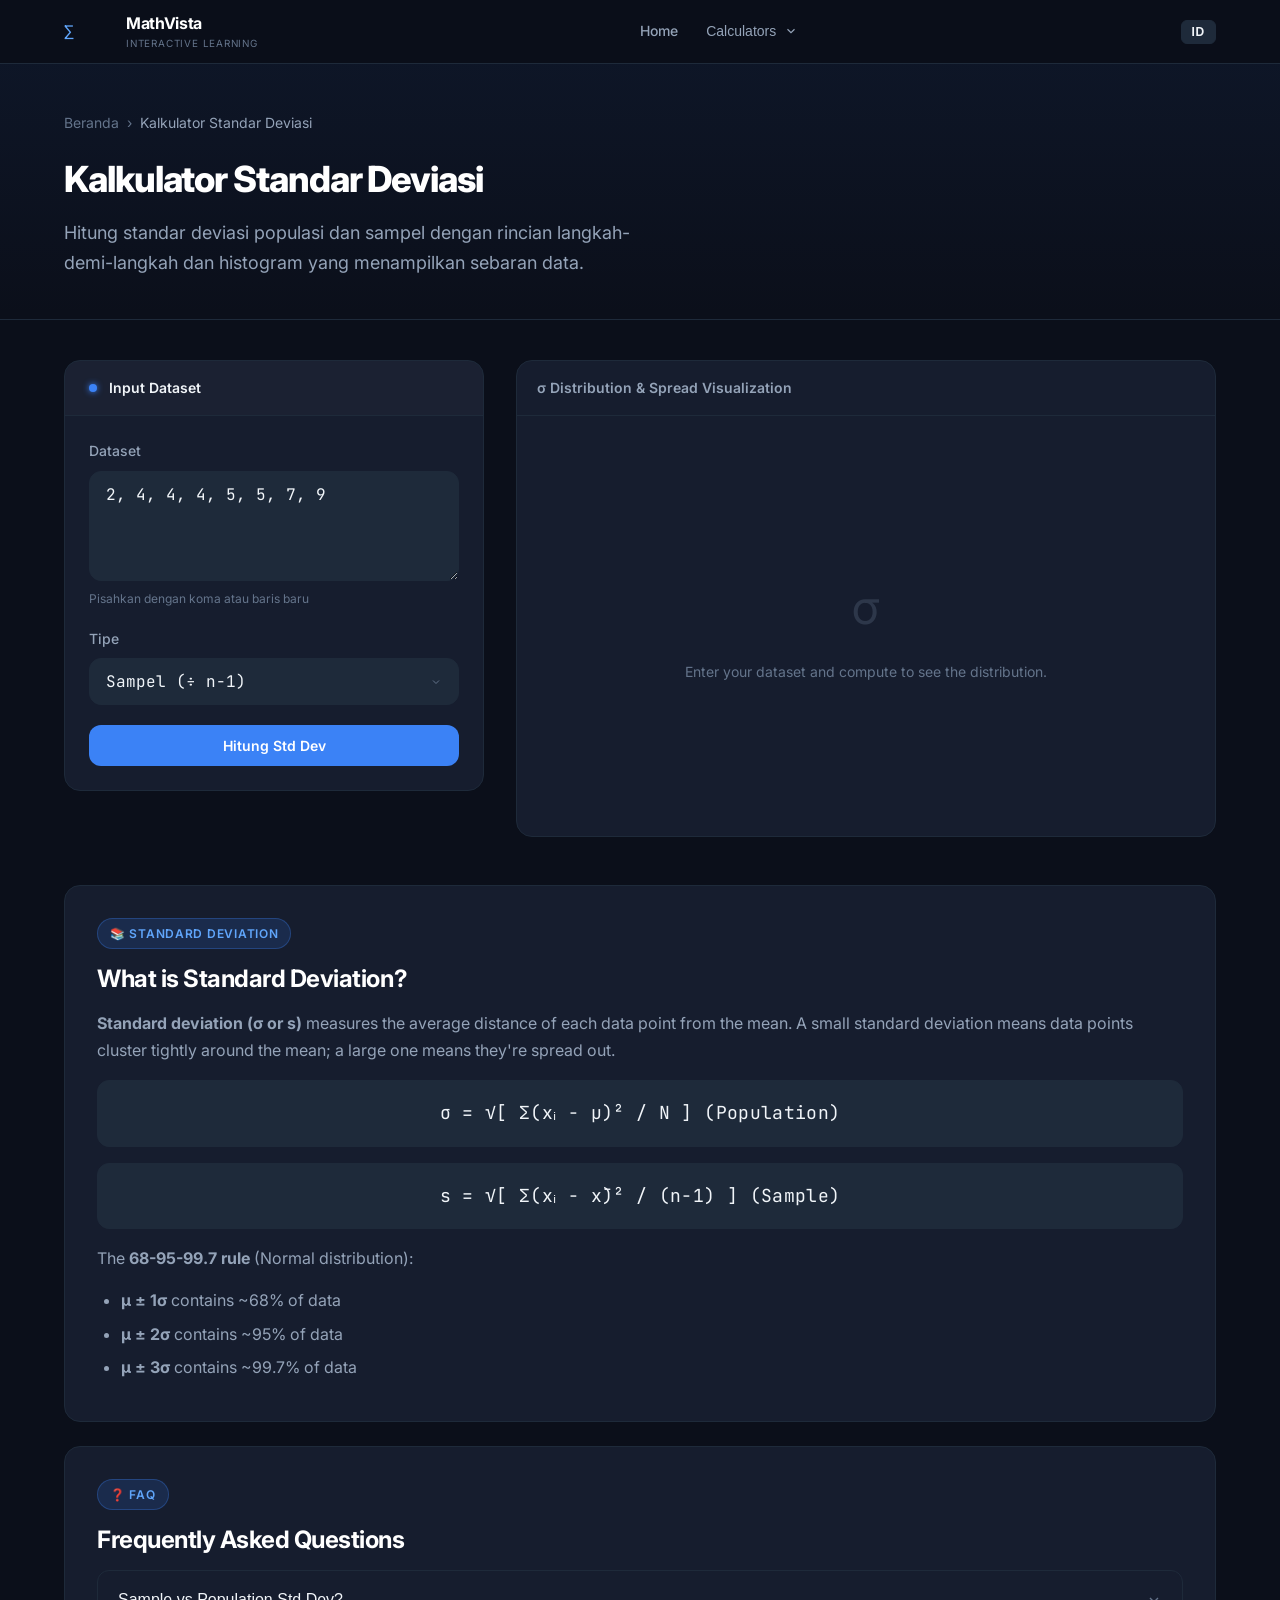
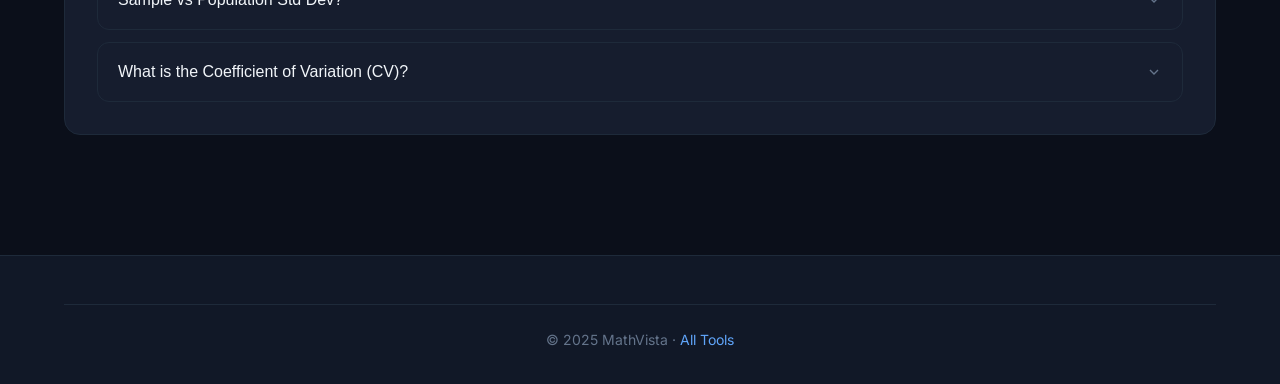
<file: pages/standard-deviation-calculator.html>
<!doctype html>
<html lang="id">
  <head>
    <meta charset="UTF-8" />
    <meta name="viewport" content="width=device-width, initial-scale=1.0" />
    <title>
      Standard Deviation Calculator – Visualize Data Spread | MathVista
    </title>
    <meta
      name="description"
      content="Free standard deviation calculator. Compute population and sample standard deviation with step-by-step calculation and histogram visualization. Learn what std dev means."
    />
    <meta
      name="keywords"
      content="standard deviation calculator, sample standard deviation, population standard deviation, statistics spread, sigma calculator"
    />
    <meta name="robots" content="index, follow" />
    <link rel="canonical" href="standard-deviation-calculator.html" />
    <link rel="stylesheet" href="../css/main.css" />
    <link rel="stylesheet" href="../css/layout.css" />
    <link rel="stylesheet" href="../css/calculator.css" />
  </head>
  <body>
    <header class="site-header">
      <div class="header-inner">
        <a href="../index.html" class="site-logo"
          ><div class="logo-icon">∑</div>
          <div>
            <div class="logo-name">MathVista</div>
            <div class="logo-tagline">Interactive Learning</div>
          </div></a
        >
        <nav class="site-nav">
          <a href="../index.html" class="nav-link">Home</a>
          <div class="nav-dropdown">
            <button class="nav-dropdown-btn" aria-expanded="false">
              Calculators<svg
                class="chevron-icon"
                width="14"
                height="14"
                viewBox="0 0 24 24"
                fill="none"
                stroke="currentColor"
                stroke-width="2"
              >
                <path d="m6 9 6 6 6-6" />
              </svg>
            </button>
            <div class="nav-dropdown-menu">
              <a href="function-graph-calculator.html"
                ><span class="menu-icon">📈</span
                ><span><span class="menu-label">Function Graph</span></span></a
              >
              <a href="derivative-calculator.html"
                ><span class="menu-icon">∂</span
                ><span><span class="menu-label">Derivative</span></span></a
              >
              <a href="integral-calculator.html"
                ><span class="menu-icon">∫</span
                ><span><span class="menu-label">Integral</span></span></a
              >
              <a href="sigma-calculator.html"
                ><span class="menu-icon">Σ</span
                ><span><span class="menu-label">Sigma</span></span></a
              >
              <div class="dropdown-divider"></div>
              <a href="statistics-calculator.html"
                ><span class="menu-icon">📊</span
                ><span><span class="menu-label">Statistics</span></span></a
              >
              <a href="mean-median-mode-calculator.html"
                ><span class="menu-icon">〜</span
                ><span
                  ><span class="menu-label">Mean/Median/Mode</span></span
                ></a
              >
              <a href="standard-deviation-calculator.html"
                ><span class="menu-icon">σ</span
                ><span><span class="menu-label">Std Deviation</span></span></a
              >
              <a href="variance-calculator.html"
                ><span class="menu-icon">σ²</span
                ><span><span class="menu-label">Variance</span></span></a
              >
            </div>
          </div>
        </nav>
        <button class="menu-toggle" id="menuToggle" aria-label="Toggle menu">
          <span></span><span></span><span></span>
        </button>
        <button
          class="lang-toggle"
          id="langToggle"
          onclick="I18n.toggle()"
          aria-label="Switch language"
        >
          ID
        </button>
      </div>
    </header>
    <nav class="mobile-nav" id="mobileNav">
      <div class="mobile-nav-links">
        <a href="../index.html">🏠 Home</a>
        <a href="statistics-calculator.html">📊 Statistics</a>
        <a href="mean-median-mode-calculator.html">〜 Mean Median Mode</a>
        <a href="standard-deviation-calculator.html">σ Std Deviation</a>
        <a href="variance-calculator.html">σ² Variance</a>
      </div>
    </nav>

    <main class="page-main">
      <section class="page-hero">
        <div class="page-hero-content">
          <nav class="breadcrumb">
            <a href="../index.html" data-i18n="bc.home">Beranda</a
            ><span class="breadcrumb-sep">›</span
            ><span class="breadcrumb-current" data-i18n="page.sd.title"
              >Kalkulator Standar Deviasi</span
            >
          </nav>
          <h1 class="page-hero-title" data-i18n="page.sd.title">
            Kalkulator Standar Deviasi
          </h1>
          <p class="page-hero-subtitle" data-i18n="page.sd.sub">
            Hitung standar deviasi populasi dan sampel dengan rincian
            langkah-demi-langkah dan histogram yang menampilkan sebaran data.
          </p>
        </div>
      </section>

      <section class="section-sm">
        <div class="container">
          <div class="calculator-layout">
            <aside class="calculator-panel">
              <div class="panel-header">
                <div class="panel-dot"></div>
                <span class="panel-title" data-i18n="panel.data"
                  >Input Dataset</span
                >
              </div>
              <div class="panel-body">
                <div class="form-group">
                  <label
                    class="form-label"
                    for="dataInput"
                    data-i18n="lbl.dataset"
                    >Dataset</label
                  >
                  <textarea
                    id="dataInput"
                    class="form-textarea"
                    rows="4"
                    placeholder="mis. 2, 4, 4, 4, 5, 5, 7, 9"
                  >
2, 4, 4, 4, 5, 5, 7, 9</textarea
                  >
                  <span class="form-hint" data-i18n="hint.sep"
                    >Pisahkan dengan koma atau baris baru</span
                  >
                </div>
                <div class="form-group">
                  <label
                    class="form-label"
                    for="typeSelect"
                    data-i18n="lbl.type"
                    >Tipe</label
                  >
                  <select id="typeSelect" class="form-select">
                    <option value="sample" data-i18n-option="opt.sample">
                      Sampel (÷ n-1)
                    </option>
                    <option value="population" data-i18n-option="opt.pop">
                      Populasi (÷ n)
                    </option>
                  </select>
                </div>
                <button
                  id="calcBtn"
                  class="btn btn-primary btn-full"
                  data-i18n="btn.calc_sd"
                >
                  Hitung Std Dev
                </button>

                <div
                  id="resultBox"
                  style="display: none; margin-top: var(--space-5)"
                >
                  <div
                    class="result-stat-card"
                    style="margin-bottom: var(--space-3)"
                  >
                    <div class="result-stat-label" id="resultLabel">
                      Sample Std Dev (s)
                    </div>
                    <div
                      class="result-stat-value"
                      id="sdVal"
                      style="color: #f59e0b; font-size: 2rem"
                    ></div>
                  </div>
                  <div
                    style="
                      display: grid;
                      grid-template-columns: 1fr 1fr;
                      gap: var(--space-3);
                    "
                  >
                    <div class="result-stat-card">
                      <div class="result-stat-label">Mean</div>
                      <div
                        class="result-stat-value"
                        id="meanVal"
                        style="font-size: 1.1rem; color: #60a5fa"
                      ></div>
                    </div>
                    <div class="result-stat-card">
                      <div class="result-stat-label">Variance</div>
                      <div
                        class="result-stat-value"
                        id="varVal"
                        style="font-size: 1.1rem; color: #a78bfa"
                      ></div>
                    </div>
                    <div class="result-stat-card">
                      <div class="result-stat-label">Count</div>
                      <div
                        class="result-stat-value"
                        id="countVal"
                        style="font-size: 1.1rem"
                      ></div>
                    </div>
                    <div class="result-stat-card">
                      <div class="result-stat-label">CV (%)</div>
                      <div
                        class="result-stat-value"
                        id="cvVal"
                        style="font-size: 1.1rem"
                      ></div>
                    </div>
                  </div>
                </div>
              </div>
            </aside>

            <div>
              <div class="graph-container">
                <div class="graph-header">
                  <span class="graph-title"
                    >σ Distribution & Spread Visualization</span
                  >
                </div>
                <div class="graph-canvas" id="graphCanvas">
                  <div class="graph-placeholder" id="graphPlaceholder">
                    <div class="graph-placeholder-icon">σ</div>
                    <div class="graph-placeholder-text">
                      Enter your dataset and compute to see the distribution.
                    </div>
                  </div>
                </div>
              </div>

              <div
                id="stepsSection"
                style="display: none; margin-top: var(--space-6)"
              >
                <div class="card">
                  <div class="card-header">
                    <span class="card-title"
                      >Step-by-Step: Squared Deviations</span
                    >
                  </div>
                  <div style="overflow-x: auto">
                    <table
                      id="stepsTable"
                      style="
                        width: 100%;
                        border-collapse: collapse;
                        font-family: var(--font-mono);
                        font-size: var(--text-sm);
                      "
                    >
                      <thead>
                        <tr
                          style="
                            color: var(--color-text-muted);
                            border-bottom: 1px solid var(--color-border);
                          "
                        >
                          <th style="padding: 8px 12px; text-align: left">
                            xᵢ
                          </th>
                          <th style="padding: 8px 12px; text-align: left">
                            xᵢ − μ
                          </th>
                          <th style="padding: 8px 12px; text-align: left">
                            (xᵢ − μ)²
                          </th>
                        </tr>
                      </thead>
                      <tbody id="stepsBody"></tbody>
                    </table>
                  </div>
                </div>
              </div>
            </div>
          </div>

          <div class="explanation-section">
            <div class="explanation-card">
              <div class="explanation-tag">📚 Standard Deviation</div>
              <h2 class="explanation-title">What is Standard Deviation?</h2>
              <div class="explanation-body">
                <p>
                  <strong>Standard deviation (σ or s)</strong> measures the
                  average distance of each data point from the mean. A small
                  standard deviation means data points cluster tightly around
                  the mean; a large one means they're spread out.
                </p>
                <div class="math-formula">
                  σ = √[ Σ(xᵢ − μ)² / N ] (Population)
                </div>
                <div class="math-formula">
                  s = √[ Σ(xᵢ − x̄)² / (n-1) ] (Sample)
                </div>
                <p>
                  The <strong>68-95-99.7 rule</strong> (Normal distribution):
                </p>
                <ul>
                  <li><strong>μ ± 1σ</strong> contains ~68% of data</li>
                  <li><strong>μ ± 2σ</strong> contains ~95% of data</li>
                  <li><strong>μ ± 3σ</strong> contains ~99.7% of data</li>
                </ul>
              </div>
            </div>
            <div class="explanation-card" style="margin-top: var(--space-6)">
              <div class="explanation-tag">❓ FAQ</div>
              <h2 class="explanation-title">Frequently Asked Questions</h2>
              <div class="faq-list">
                <div class="faq-item">
                  <button class="faq-question">
                    Sample vs Population Std Dev?<svg
                      class="faq-chevron"
                      width="16"
                      height="16"
                      viewBox="0 0 24 24"
                      fill="none"
                      stroke="currentColor"
                      stroke-width="2"
                    >
                      <path d="m6 9 6 6 6-6" />
                    </svg>
                  </button>
                  <div class="faq-answer">
                    Use <strong>population</strong> (÷N) when you have ALL
                    members of the group. Use <strong>sample</strong> (÷N-1,
                    Bessel's correction) when your data is a sample and you want
                    to estimate the population's true standard deviation. Sample
                    std dev is always slightly larger.
                  </div>
                </div>
                <div class="faq-item">
                  <button class="faq-question">
                    What is the Coefficient of Variation (CV)?<svg
                      class="faq-chevron"
                      width="16"
                      height="16"
                      viewBox="0 0 24 24"
                      fill="none"
                      stroke="currentColor"
                      stroke-width="2"
                    >
                      <path d="m6 9 6 6 6-6" />
                    </svg>
                  </button>
                  <div class="faq-answer">
                    CV = (σ / μ) × 100%. It expresses standard deviation as a
                    percentage of the mean, allowing comparison of variability
                    across datasets with different units or scales.
                  </div>
                </div>
              </div>
            </div>
          </div>
        </div>
      </section>
    </main>

    <footer class="site-footer">
      <div class="footer-inner">
        <div class="footer-bottom">
          <span class="footer-copy"
            >© 2025 MathVista · <a href="../index.html">All Tools</a></span
          >
        </div>
      </div>
    </footer>

    <script src="../js/i18n.js"></script>
    <script src="https://cdn.plot.ly/plotly-2.27.0.min.js"></script>
    <script src="../js/statistics.js"></script>
    <script src="../js/graph-engine.js"></script>
    <script src="../js/app.js"></script>
    <script>
      document.getElementById("calcBtn").addEventListener("click", () => {
        try {
          const data = Statistics.parseDataset(
            document.getElementById("dataInput").value,
          );
          const isPopulation =
            document.getElementById("typeSelect").value === "population";
          const m = Statistics.mean(data);
          const v = Statistics.variance(data, isPopulation);
          const sd = Statistics.stdDev(data, isPopulation);
          const cv = (sd / m) * 100;

          document.getElementById("resultLabel").textContent = isPopulation
            ? "Population Std Dev (σ)"
            : "Sample Std Dev (s)";
          document.getElementById("sdVal").textContent = Statistics.fmt(sd, 4);
          document.getElementById("meanVal").textContent = Statistics.fmt(m, 4);
          document.getElementById("varVal").textContent = Statistics.fmt(v, 4);
          document.getElementById("countVal").textContent = data.length;
          document.getElementById("cvVal").textContent =
            Statistics.fmt(cv, 2) + "%";
          document.getElementById("resultBox").style.display = "block";

          // Steps table
          document.getElementById("stepsBody").innerHTML =
            data
              .map((xi) => {
                const diff = xi - m;
                const sq = diff ** 2;
                return `<tr style="border-bottom:1px solid var(--color-border)">
            <td style="padding:6px 12px">${xi}</td>
            <td style="padding:6px 12px; color:${diff >= 0 ? "#34d399" : "#f87171"}">${Statistics.fmt(diff, 4)}</td>
            <td style="padding:6px 12px; color:#a78bfa">${Statistics.fmt(sq, 4)}</td>
          </tr>`;
              })
              .join("") +
            `<tr style="border-top:2px solid var(--color-border-accent); font-weight:600">
          <td style="padding:8px 12px; color:var(--color-text-muted)">Sum →</td>
          <td style="padding:8px 12px">0</td>
          <td style="padding:8px 12px; color:#f59e0b">${Statistics.fmt(
            data.reduce((a, xi) => a + (xi - m) ** 2, 0),
            4,
          )}</td>
        </tr>`;
          document.getElementById("stepsSection").style.display = "block";

          // Graph with σ bands
          document.getElementById("graphPlaceholder").style.display = "none";
          const traces = [
            {
              x: data,
              type: "histogram",
              name: "Data",
              marker: {
                color: "rgba(59,130,246,0.6)",
                line: { color: "#3b82f6", width: 1 },
              },
              autobinx: true,
            },
          ];
          const layout = GraphEngine.makeLayout({
            title: {
              text: "1σ (orange) and 2σ (red) bands around mean",
              font: { color: "#60a5fa", size: 12 },
              x: 0.5,
            },
            xaxis: { title: { text: "Value" } },
            yaxis: { title: { text: "Count" } },
            bargap: 0.05,
            shapes: [
              {
                type: "rect",
                x0: m - sd,
                x1: m + sd,
                y0: 0,
                y1: 1,
                yref: "paper",
                fillcolor: "rgba(245,158,11,0.08)",
                line: { color: "rgba(245,158,11,0.4)", width: 1 },
              },
              {
                type: "rect",
                x0: m - 2 * sd,
                x1: m + 2 * sd,
                y0: 0,
                y1: 1,
                yref: "paper",
                fillcolor: "rgba(239,68,68,0.04)",
                line: { color: "rgba(239,68,68,0.3)", width: 1, dash: "dot" },
              },
              {
                type: "line",
                x0: m,
                x1: m,
                y0: 0,
                y1: 1,
                yref: "paper",
                line: { color: "#60a5fa", width: 2, dash: "dash" },
              },
            ],
            annotations: [
              {
                x: m,
                y: 0.98,
                yref: "paper",
                text: `μ = ${Statistics.fmt(m, 2)}`,
                showarrow: false,
                font: { color: "#60a5fa", size: 10 },
                bgcolor: "rgba(11,15,26,0.7)",
              },
            ],
          });
          Plotly.newPlot(
            "graphCanvas",
            traces,
            layout,
            GraphEngine.PLOTLY_CONFIG,
          );
        } catch (e) {
          App.showToast("Error: " + e.message, "error");
        }
      });
    </script>
  </body>
</html>
</file>
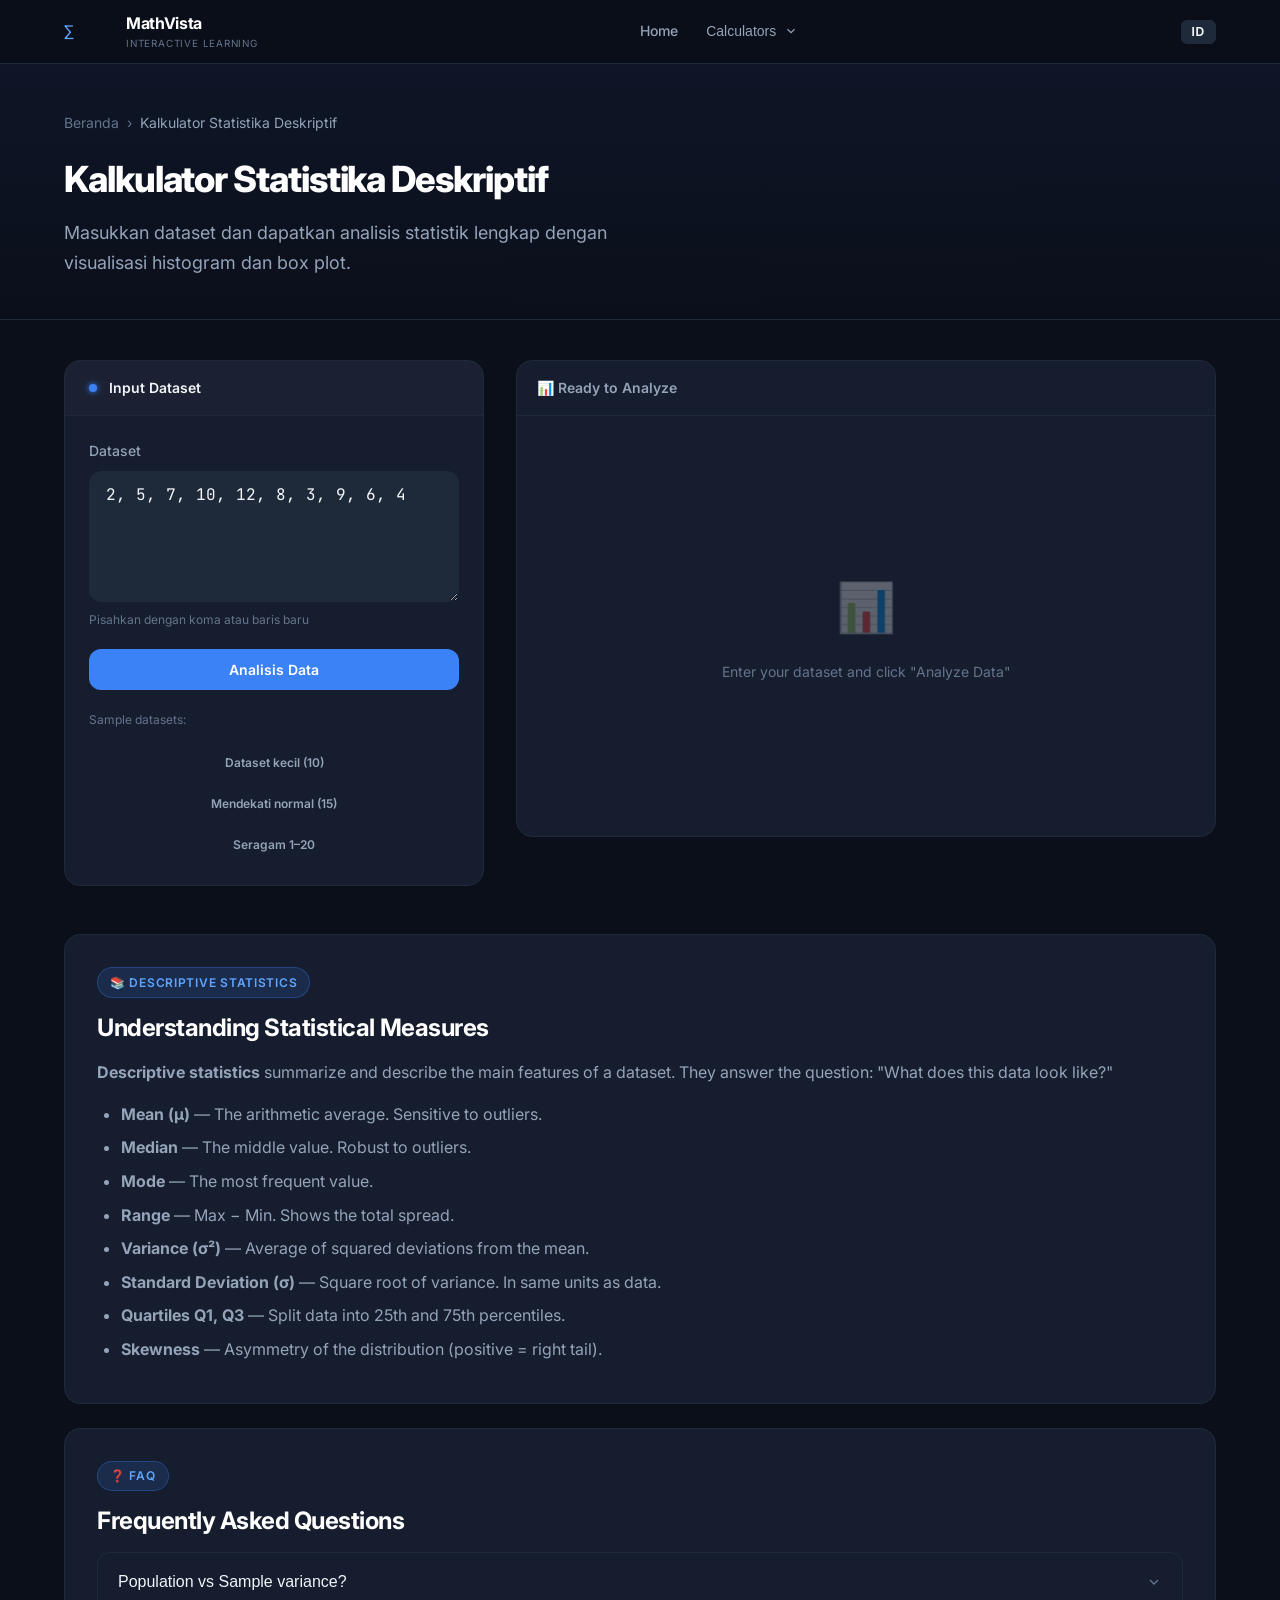
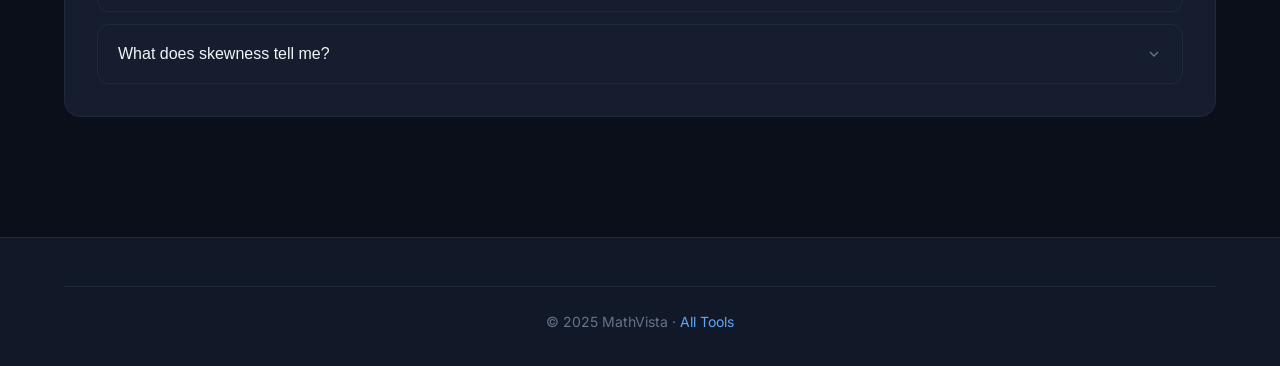
<file: pages/statistics-calculator.html>
<!doctype html>
<html lang="id">
  <head>
    <meta charset="UTF-8" />
    <meta name="viewport" content="width=device-width, initial-scale=1.0" />
    <title>
      Descriptive Statistics Calculator – Full Analysis with Charts | MathVista
    </title>
    <meta
      name="description"
      content="Free descriptive statistics calculator. Compute mean, median, mode, range, variance, standard deviation, quartiles, skewness, and visualize with histogram and box plot."
    />
    <meta
      name="keywords"
      content="descriptive statistics calculator, mean median mode, standard deviation calculator, variance calculator, statistics histogram online"
    />
    <meta name="robots" content="index, follow" />
    <link rel="canonical" href="statistics-calculator.html" />
    <link rel="stylesheet" href="../css/main.css" />
    <link rel="stylesheet" href="../css/layout.css" />
    <link rel="stylesheet" href="../css/calculator.css" />
  </head>
  <body>
    <header class="site-header">
      <div class="header-inner">
        <a href="../index.html" class="site-logo"
          ><div class="logo-icon">∑</div>
          <div>
            <div class="logo-name">MathVista</div>
            <div class="logo-tagline">Interactive Learning</div>
          </div></a
        >
        <nav class="site-nav">
          <a href="../index.html" class="nav-link">Home</a>
          <div class="nav-dropdown">
            <button class="nav-dropdown-btn" aria-expanded="false">
              Calculators<svg
                class="chevron-icon"
                width="14"
                height="14"
                viewBox="0 0 24 24"
                fill="none"
                stroke="currentColor"
                stroke-width="2"
              >
                <path d="m6 9 6 6 6-6" />
              </svg>
            </button>
            <div class="nav-dropdown-menu">
              <a href="function-graph-calculator.html"
                ><span class="menu-icon">📈</span
                ><span><span class="menu-label">Function Graph</span></span></a
              >
              <a href="derivative-calculator.html"
                ><span class="menu-icon">∂</span
                ><span><span class="menu-label">Derivative</span></span></a
              >
              <a href="integral-calculator.html"
                ><span class="menu-icon">∫</span
                ><span><span class="menu-label">Integral</span></span></a
              >
              <a href="sigma-calculator.html"
                ><span class="menu-icon">Σ</span
                ><span><span class="menu-label">Sigma</span></span></a
              >
              <div class="dropdown-divider"></div>
              <a href="statistics-calculator.html"
                ><span class="menu-icon">📊</span
                ><span><span class="menu-label">Statistics</span></span></a
              >
              <a href="mean-median-mode-calculator.html"
                ><span class="menu-icon">〜</span
                ><span
                  ><span class="menu-label">Mean/Median/Mode</span></span
                ></a
              >
              <a href="standard-deviation-calculator.html"
                ><span class="menu-icon">σ</span
                ><span><span class="menu-label">Std Deviation</span></span></a
              >
              <a href="variance-calculator.html"
                ><span class="menu-icon">σ²</span
                ><span><span class="menu-label">Variance</span></span></a
              >
            </div>
          </div>
        </nav>
        <button class="menu-toggle" id="menuToggle" aria-label="Toggle menu">
          <span></span><span></span><span></span>
        </button>
        <button
          class="lang-toggle"
          id="langToggle"
          onclick="I18n.toggle()"
          aria-label="Switch language"
        >
          ID
        </button>
      </div>
    </header>
    <nav class="mobile-nav" id="mobileNav">
      <div class="mobile-nav-links">
        <a href="../index.html">🏠 Home</a>
        <a href="statistics-calculator.html">📊 Statistics</a>
        <a href="mean-median-mode-calculator.html">〜 Mean Median Mode</a>
        <a href="standard-deviation-calculator.html">σ Std Deviation</a>
        <a href="variance-calculator.html">σ² Variance</a>
      </div>
    </nav>

    <main class="page-main">
      <section class="page-hero">
        <div class="page-hero-content">
          <nav class="breadcrumb">
            <a href="../index.html" data-i18n="bc.home">Beranda</a
            ><span class="breadcrumb-sep">›</span
            ><span class="breadcrumb-current" data-i18n="page.st.title"
              >Statistika Deskriptif</span
            >
          </nav>
          <h1 class="page-hero-title" data-i18n="page.st.title">
            Kalkulator Statistika Deskriptif
          </h1>
          <p class="page-hero-subtitle" data-i18n="page.st.sub">
            Masukkan dataset dan dapatkan analisis statistik lengkap dengan
            visualisasi histogram dan box plot.
          </p>
        </div>
      </section>

      <section class="section-sm">
        <div class="container">
          <div class="calculator-layout">
            <aside class="calculator-panel">
              <div class="panel-header">
                <div class="panel-dot"></div>
                <span class="panel-title" data-i18n="panel.data"
                  >Input Dataset</span
                >
              </div>
              <div class="panel-body">
                <div class="form-group">
                  <label
                    class="form-label"
                    for="dataInput"
                    data-i18n="lbl.dataset"
                    >Dataset</label
                  >
                  <textarea
                    id="dataInput"
                    class="form-textarea"
                    rows="5"
                    placeholder="2, 5, 7, 10, 12, 8, 3, 9, 6, 4"
                  >
2, 5, 7, 10, 12, 8, 3, 9, 6, 4</textarea
                  >
                  <span class="form-hint" data-i18n="hint.sep"
                    >Pisahkan dengan koma atau baris baru</span
                  >
                </div>
                <button
                  id="calcBtn"
                  class="btn btn-primary btn-full"
                  data-i18n="btn.analyze"
                >
                  Analisis Data
                </button>

                <div style="margin-top: var(--space-5)">
                  <p class="form-hint">Sample datasets:</p>
                  <div
                    style="
                      display: flex;
                      flex-direction: column;
                      gap: var(--space-2);
                      margin-top: var(--space-2);
                    "
                  >
                    <button
                      class="btn btn-ghost btn-sm"
                      onclick="loadSample('2,5,7,10,12,8,3,9,6,4')"
                      data-i18n="sample.small"
                    >
                      Dataset kecil (10)
                    </button>
                    <button
                      class="btn btn-ghost btn-sm"
                      onclick="
                        loadSample(
                          '12,15,11,13,14,10,16,12,13,15,11,14,12,13,12',
                        )
                      "
                      data-i18n="sample.normal"
                    >
                      Mendekati normal (15)
                    </button>
                    <button
                      class="btn btn-ghost btn-sm"
                      onclick="
                        loadSample(
                          '1,2,3,4,5,6,7,8,9,10,11,12,13,14,15,16,17,18,19,20',
                        )
                      "
                      data-i18n="sample.uniform"
                    >
                      Seragam 1-20
                    </button>
                  </div>
                </div>
              </div>
            </aside>

            <div>
              <div id="statsSection" style="display: none">
                <div
                  style="
                    display: grid;
                    grid-template-columns: repeat(3, 1fr);
                    gap: var(--space-4);
                    margin-bottom: var(--space-6);
                  "
                  id="statsGrid"
                ></div>

                <div class="graph-container">
                  <div class="graph-header">
                    <span class="graph-title">📊 Visualization</span>
                    <div class="graph-actions">
                      <button class="btn btn-ghost btn-sm" id="showHistBtn">
                        Histogram
                      </button>
                      <button class="btn btn-ghost btn-sm" id="showBoxBtn">
                        Box Plot
                      </button>
                    </div>
                  </div>
                  <div class="graph-canvas" id="graphCanvas"></div>
                </div>

                <div class="card" style="margin-top: var(--space-6)">
                  <div class="card-header">
                    <span class="card-title">Full Summary</span>
                  </div>
                  <div
                    id="fullSummary"
                    style="
                      display: grid;
                      grid-template-columns: 1fr 1fr;
                      gap: var(--space-4);
                    "
                  ></div>
                </div>
              </div>

              <div id="graphPlaceholder" class="graph-container">
                <div class="graph-header">
                  <span class="graph-title">📊 Ready to Analyze</span>
                </div>
                <div class="graph-placeholder">
                  <div class="graph-placeholder-icon">📊</div>
                  <div class="graph-placeholder-text">
                    Enter your dataset and click "Analyze Data"
                  </div>
                </div>
              </div>
            </div>
          </div>

          <div class="explanation-section">
            <div class="explanation-card">
              <div class="explanation-tag">📚 Descriptive Statistics</div>
              <h2 class="explanation-title">
                Understanding Statistical Measures
              </h2>
              <div class="explanation-body">
                <p>
                  <strong>Descriptive statistics</strong> summarize and describe
                  the main features of a dataset. They answer the question:
                  "What does this data look like?"
                </p>
                <ul>
                  <li>
                    <strong>Mean (μ)</strong> — The arithmetic average.
                    Sensitive to outliers.
                  </li>
                  <li>
                    <strong>Median</strong> — The middle value. Robust to
                    outliers.
                  </li>
                  <li><strong>Mode</strong> — The most frequent value.</li>
                  <li>
                    <strong>Range</strong> — Max − Min. Shows the total spread.
                  </li>
                  <li>
                    <strong>Variance (σ²)</strong> — Average of squared
                    deviations from the mean.
                  </li>
                  <li>
                    <strong>Standard Deviation (σ)</strong> — Square root of
                    variance. In same units as data.
                  </li>
                  <li>
                    <strong>Quartiles Q1, Q3</strong> — Split data into 25th and
                    75th percentiles.
                  </li>
                  <li>
                    <strong>Skewness</strong> — Asymmetry of the distribution
                    (positive = right tail).
                  </li>
                </ul>
              </div>
            </div>
            <div class="explanation-card" style="margin-top: var(--space-6)">
              <div class="explanation-tag">❓ FAQ</div>
              <h2 class="explanation-title">Frequently Asked Questions</h2>
              <div class="faq-list">
                <div class="faq-item">
                  <button class="faq-question">
                    Population vs Sample variance?<svg
                      class="faq-chevron"
                      width="16"
                      height="16"
                      viewBox="0 0 24 24"
                      fill="none"
                      stroke="currentColor"
                      stroke-width="2"
                    >
                      <path d="m6 9 6 6 6-6" />
                    </svg>
                  </button>
                  <div class="faq-answer">
                    Population variance divides by N; sample variance divides by
                    N-1 (Bessel's correction). Use sample variance when your
                    data is a sample from a larger population.
                  </div>
                </div>
                <div class="faq-item">
                  <button class="faq-question">
                    What does skewness tell me?<svg
                      class="faq-chevron"
                      width="16"
                      height="16"
                      viewBox="0 0 24 24"
                      fill="none"
                      stroke="currentColor"
                      stroke-width="2"
                    >
                      <path d="m6 9 6 6 6-6" />
                    </svg>
                  </button>
                  <div class="faq-answer">
                    Positive skewness means the tail extends to the right (most
                    data clustered left). Negative means the opposite. A
                    skewness near 0 indicates a roughly symmetric distribution.
                  </div>
                </div>
              </div>
            </div>
          </div>
        </div>
      </section>
    </main>

    <footer class="site-footer">
      <div class="footer-inner">
        <div class="footer-bottom">
          <span class="footer-copy"
            >© 2025 MathVista · <a href="../index.html">All Tools</a></span
          >
        </div>
      </div>
    </footer>

    <script src="../js/i18n.js"></script>
    <script src="https://cdn.plot.ly/plotly-2.27.0.min.js"></script>
    <script src="../js/statistics.js"></script>
    <script src="../js/graph-engine.js"></script>
    <script src="../js/app.js"></script>
    <script>
      let currentData = null;

      function loadSample(csv) {
        document.getElementById("dataInput").value = csv;
      }

      function statCard(label, value, color) {
        return `<div class="result-stat-card">
        <div class="result-stat-label">${label}</div>
        <div class="result-stat-value" style="color:${color || "var(--color-accent-light)"}">${value}</div>
      </div>`;
      }

      document.getElementById("calcBtn").addEventListener("click", () => {
        const input = document.getElementById("dataInput").value.trim();
        try {
          const data = Statistics.parseDataset(input);
          const stats = Statistics.describe(data);
          currentData = data;

          const fmt = (n, d = 3) => Statistics.fmt(n, d);

          document.getElementById("statsGrid").innerHTML = [
            statCard("Count", stats.count),
            statCard("Mean", fmt(stats.mean), "#60a5fa"),
            statCard("Median", fmt(stats.median), "#a78bfa"),
            statCard("Mode", stats.mode.label || "No mode", "#34d399"),
            statCard("Range", fmt(stats.range)),
            statCard("Std Dev", fmt(stats.stdDev), "#f59e0b"),
          ].join("");

          document.getElementById("fullSummary").innerHTML = `
          <div>
            <div class="result-stat-label">Min</div><div class="result-stat-value">${fmt(stats.min)}</div>
            <div class="result-stat-label" style="margin-top:10px">Max</div><div class="result-stat-value">${fmt(stats.max)}</div>
            <div class="result-stat-label" style="margin-top:10px">Sum</div><div class="result-stat-value">${fmt(stats.sum)}</div>
            <div class="result-stat-label" style="margin-top:10px">Variance (sample)</div><div class="result-stat-value">${fmt(stats.variance)}</div>
          </div>
          <div>
            <div class="result-stat-label">Q1 (25th pct)</div><div class="result-stat-value">${fmt(stats.quartiles.q1)}</div>
            <div class="result-stat-label" style="margin-top:10px">Q3 (75th pct)</div><div class="result-stat-value">${fmt(stats.quartiles.q3)}</div>
            <div class="result-stat-label" style="margin-top:10px">IQR</div><div class="result-stat-value">${fmt(stats.quartiles.iqr)}</div>
            <div class="result-stat-label" style="margin-top:10px">Skewness</div><div class="result-stat-value">${fmt(stats.skewness)}</div>
          </div>
        `;

          document.getElementById("statsSection").style.display = "block";
          document.getElementById("graphPlaceholder").style.display = "none";
          GraphEngine.plotHistogram("graphCanvas", data, {
            mean: stats.mean,
            stdDev: stats.stdDev,
          });
        } catch (e) {
          App.showToast("Error: " + e.message, "error");
        }
      });

      document.getElementById("showHistBtn").addEventListener("click", () => {
        if (!currentData) return;
        const stats = Statistics.describe(currentData);
        GraphEngine.plotHistogram("graphCanvas", currentData, {
          mean: stats.mean,
          stdDev: stats.stdDev,
        });
      });

      document.getElementById("showBoxBtn").addEventListener("click", () => {
        if (!currentData) return;
        GraphEngine.plotBoxPlot("graphCanvas", currentData);
      });
    </script>
  </body>
</html>
</file>
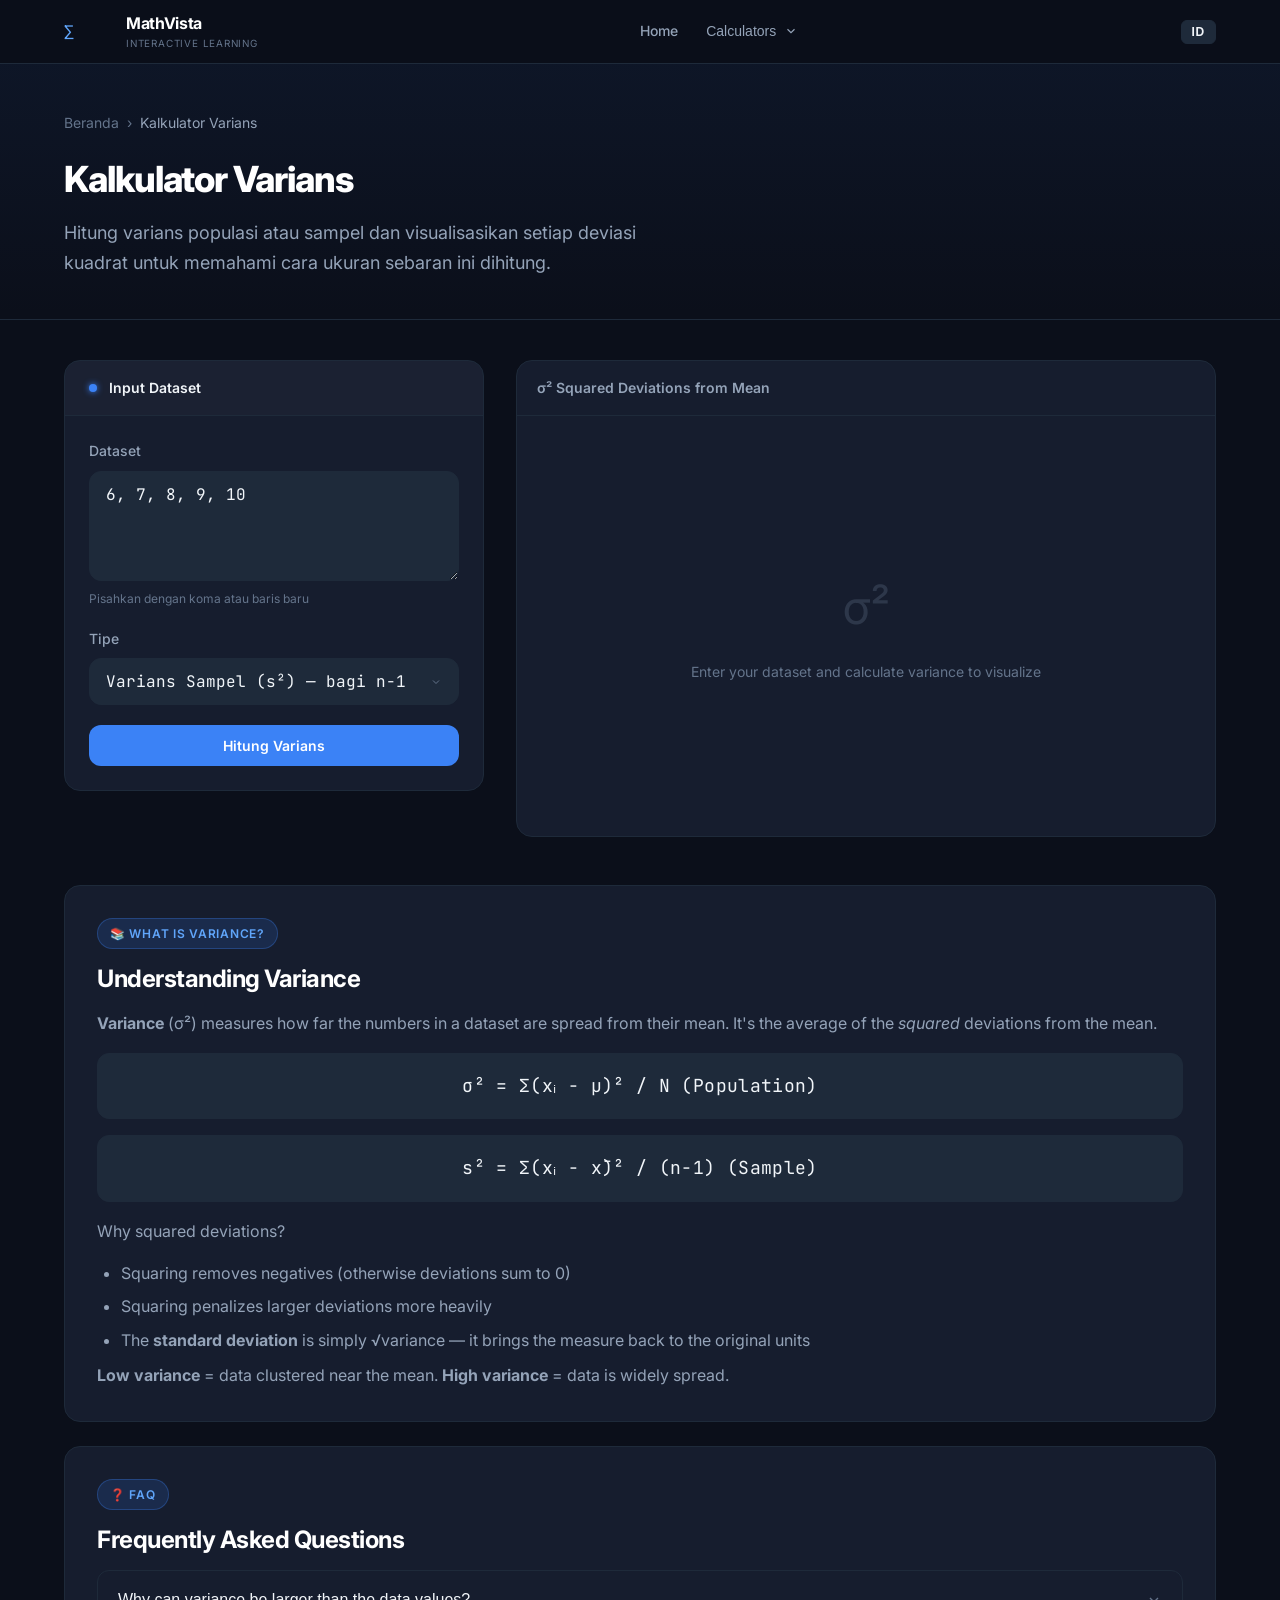
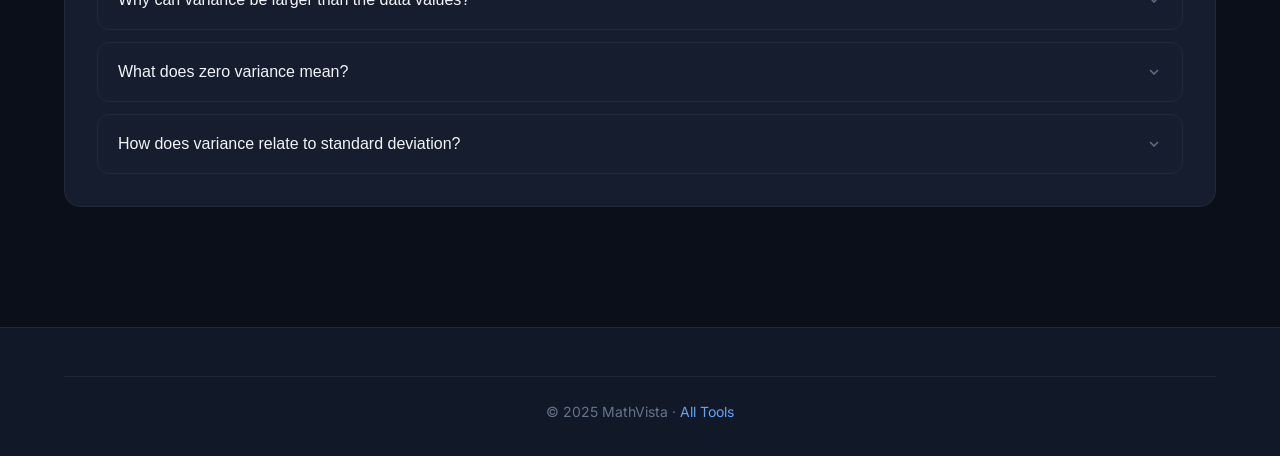
<file: pages/variance-calculator.html>
<!doctype html>
<html lang="id">
  <head>
    <meta charset="UTF-8" />
    <meta name="viewport" content="width=device-width, initial-scale=1.0" />
    <title>
      Variance Calculator – Population & Sample Variance Online | MathVista
    </title>
    <meta
      name="description"
      content="Free variance calculator. Compute population and sample variance with visual breakdown of squared deviations and educational explanation of what variance means."
    />
    <meta
      name="keywords"
      content="variance calculator, sample variance, population variance, statistics variance, squared deviation calculator"
    />
    <meta name="robots" content="index, follow" />
    <link rel="canonical" href="variance-calculator.html" />
    <link rel="stylesheet" href="../css/main.css" />
    <link rel="stylesheet" href="../css/layout.css" />
    <link rel="stylesheet" href="../css/calculator.css" />
  </head>
  <body>
    <header class="site-header">
      <div class="header-inner">
        <a href="../index.html" class="site-logo"
          ><div class="logo-icon">∑</div>
          <div>
            <div class="logo-name">MathVista</div>
            <div class="logo-tagline">Interactive Learning</div>
          </div></a
        >
        <nav class="site-nav">
          <a href="../index.html" class="nav-link">Home</a>
          <div class="nav-dropdown">
            <button class="nav-dropdown-btn" aria-expanded="false">
              Calculators<svg
                class="chevron-icon"
                width="14"
                height="14"
                viewBox="0 0 24 24"
                fill="none"
                stroke="currentColor"
                stroke-width="2"
              >
                <path d="m6 9 6 6 6-6" />
              </svg>
            </button>
            <div class="nav-dropdown-menu">
              <a href="function-graph-calculator.html"
                ><span class="menu-icon">📈</span
                ><span><span class="menu-label">Function Graph</span></span></a
              >
              <a href="derivative-calculator.html"
                ><span class="menu-icon">∂</span
                ><span><span class="menu-label">Derivative</span></span></a
              >
              <a href="integral-calculator.html"
                ><span class="menu-icon">∫</span
                ><span><span class="menu-label">Integral</span></span></a
              >
              <a href="sigma-calculator.html"
                ><span class="menu-icon">Σ</span
                ><span><span class="menu-label">Sigma</span></span></a
              >
              <div class="dropdown-divider"></div>
              <a href="statistics-calculator.html"
                ><span class="menu-icon">📊</span
                ><span><span class="menu-label">Statistics</span></span></a
              >
              <a href="mean-median-mode-calculator.html"
                ><span class="menu-icon">〜</span
                ><span
                  ><span class="menu-label">Mean/Median/Mode</span></span
                ></a
              >
              <a href="standard-deviation-calculator.html"
                ><span class="menu-icon">σ</span
                ><span><span class="menu-label">Std Deviation</span></span></a
              >
              <a href="variance-calculator.html"
                ><span class="menu-icon">σ²</span
                ><span><span class="menu-label">Variance</span></span></a
              >
            </div>
          </div>
        </nav>
        <button class="menu-toggle" id="menuToggle" aria-label="Toggle menu">
          <span></span><span></span><span></span>
        </button>
        <button
          class="lang-toggle"
          id="langToggle"
          onclick="I18n.toggle()"
          aria-label="Switch language"
        >
          ID
        </button>
      </div>
    </header>
    <nav class="mobile-nav" id="mobileNav">
      <div class="mobile-nav-links">
        <a href="../index.html">🏠 Home</a>
        <a href="statistics-calculator.html">📊 Statistics</a>
        <a href="mean-median-mode-calculator.html">〜 Mean Median Mode</a>
        <a href="standard-deviation-calculator.html">σ Std Deviation</a>
        <a href="variance-calculator.html">σ² Variance</a>
      </div>
    </nav>

    <main class="page-main">
      <section class="page-hero">
        <div class="page-hero-content">
          <nav class="breadcrumb">
            <a href="../index.html" data-i18n="bc.home">Beranda</a
            ><span class="breadcrumb-sep">›</span
            ><span class="breadcrumb-current" data-i18n="page.vr.title"
              >Kalkulator Varians</span
            >
          </nav>
          <h1 class="page-hero-title" data-i18n="page.vr.title">
            Kalkulator Varians
          </h1>
          <p class="page-hero-subtitle" data-i18n="page.vr.sub">
            Hitung varians populasi atau sampel dan visualisasikan setiap
            deviasi kuadrat untuk memahami cara ukuran sebaran ini dihitung.
          </p>
        </div>
      </section>

      <section class="section-sm">
        <div class="container">
          <div class="calculator-layout">
            <aside class="calculator-panel">
              <div class="panel-header">
                <div class="panel-dot"></div>
                <span class="panel-title" data-i18n="panel.data"
                  >Input Dataset</span
                >
              </div>
              <div class="panel-body">
                <div class="form-group">
                  <label
                    class="form-label"
                    for="dataInput"
                    data-i18n="lbl.dataset"
                    >Dataset</label
                  >
                  <textarea
                    id="dataInput"
                    class="form-textarea"
                    rows="4"
                    placeholder="mis. 6, 7, 8, 9, 10"
                  >
6, 7, 8, 9, 10</textarea
                  >
                  <span class="form-hint" data-i18n="hint.sep"
                    >Pisahkan dengan koma atau baris baru</span
                  >
                </div>
                <div class="form-group">
                  <label
                    class="form-label"
                    for="typeSelect"
                    data-i18n="lbl.type"
                    >Tipe Varians</label
                  >
                  <select id="typeSelect" class="form-select">
                    <option value="sample" data-i18n-option="opt.sample_v">
                      Varians Sampel (s²) — bagi n-1
                    </option>
                    <option value="population" data-i18n-option="opt.pop_v">
                      Varians Populasi (σ²) — bagi n
                    </option>
                  </select>
                </div>
                <button
                  id="calcBtn"
                  class="btn btn-primary btn-full"
                  data-i18n="btn.calc_vr"
                >
                  Hitung Varians
                </button>

                <div
                  id="resultBox"
                  style="display: none; margin-top: var(--space-5)"
                >
                  <div
                    class="result-stat-card"
                    style="
                      margin-bottom: var(--space-3);
                      border-color: rgba(139, 92, 246, 0.3);
                    "
                  >
                    <div class="result-stat-label" id="resultLabel">
                      Sample Variance (s²)
                    </div>
                    <div
                      class="result-stat-value"
                      id="varVal"
                      style="color: #a78bfa; font-size: 2rem"
                    ></div>
                  </div>
                  <div
                    style="
                      display: grid;
                      grid-template-columns: 1fr 1fr;
                      gap: var(--space-3);
                    "
                  >
                    <div class="result-stat-card">
                      <div class="result-stat-label">Mean (μ)</div>
                      <div
                        class="result-stat-value"
                        id="meanVal"
                        style="font-size: 1.1rem; color: #60a5fa"
                      ></div>
                    </div>
                    <div class="result-stat-card">
                      <div class="result-stat-label">Std Dev (σ)</div>
                      <div
                        class="result-stat-value"
                        id="sdVal"
                        style="font-size: 1.1rem; color: #f59e0b"
                      ></div>
                    </div>
                    <div class="result-stat-card">
                      <div class="result-stat-label">n</div>
                      <div
                        class="result-stat-value"
                        id="countVal"
                        style="font-size: 1.1rem"
                      ></div>
                    </div>
                    <div class="result-stat-card">
                      <div class="result-stat-label">Sum of Sq. Dev.</div>
                      <div
                        class="result-stat-value"
                        id="sumSqVal"
                        style="font-size: 1.1rem; color: #34d399"
                      ></div>
                    </div>
                  </div>
                  <div class="info-alert" style="margin-top: var(--space-4)">
                    <span class="alert-icon">💡</span>
                    <span id="formulaDisplay"
                      >Variance = Σ(xᵢ − μ)² / (n-1)</span
                    >
                  </div>
                </div>
              </div>
            </aside>

            <div>
              <div class="graph-container">
                <div class="graph-header">
                  <span class="graph-title"
                    >σ² Squared Deviations from Mean</span
                  >
                </div>
                <div class="graph-canvas" id="graphCanvas">
                  <div class="graph-placeholder" id="graphPlaceholder">
                    <div class="graph-placeholder-icon">σ²</div>
                    <div class="graph-placeholder-text">
                      Enter your dataset and calculate variance to visualize
                    </div>
                  </div>
                </div>
              </div>

              <div
                id="stepsSection"
                style="display: none; margin-top: var(--space-6)"
              >
                <div class="card">
                  <div class="card-header">
                    <span class="card-title">Squared Deviations Breakdown</span>
                  </div>
                  <div style="overflow-x: auto">
                    <table
                      style="
                        width: 100%;
                        border-collapse: collapse;
                        font-family: var(--font-mono);
                        font-size: var(--text-sm);
                      "
                    >
                      <thead>
                        <tr
                          style="
                            color: var(--color-text-muted);
                            border-bottom: 1px solid var(--color-border);
                          "
                        >
                          <th style="padding: 8px 12px; text-align: left">
                            xᵢ
                          </th>
                          <th style="padding: 8px 12px; text-align: left">
                            xᵢ − μ
                          </th>
                          <th style="padding: 8px 12px; text-align: left">
                            (xᵢ − μ)²
                          </th>
                          <th style="padding: 8px 12px; text-align: left">
                            % of total
                          </th>
                        </tr>
                      </thead>
                      <tbody id="stepsBody"></tbody>
                    </table>
                  </div>
                </div>
              </div>
            </div>
          </div>

          <div class="explanation-section">
            <div class="explanation-card">
              <div class="explanation-tag">📚 What is Variance?</div>
              <h2 class="explanation-title">Understanding Variance</h2>
              <div class="explanation-body">
                <p>
                  <strong>Variance</strong> (σ²) measures how far the numbers in
                  a dataset are spread from their mean. It's the average of the
                  <em>squared</em> deviations from the mean.
                </p>
                <div class="math-formula">σ² = Σ(xᵢ − μ)² / N (Population)</div>
                <div class="math-formula">s² = Σ(xᵢ − x̄)² / (n-1) (Sample)</div>
                <p>Why squared deviations?</p>
                <ul>
                  <li>
                    Squaring removes negatives (otherwise deviations sum to 0)
                  </li>
                  <li>Squaring penalizes larger deviations more heavily</li>
                  <li>
                    The <strong>standard deviation</strong> is simply √variance
                    — it brings the measure back to the original units
                  </li>
                </ul>
                <p>
                  <strong>Low variance</strong> = data clustered near the mean.
                  <strong>High variance</strong> = data is widely spread.
                </p>
              </div>
            </div>
            <div class="explanation-card" style="margin-top: var(--space-6)">
              <div class="explanation-tag">❓ FAQ</div>
              <h2 class="explanation-title">Frequently Asked Questions</h2>
              <div class="faq-list">
                <div class="faq-item">
                  <button class="faq-question">
                    Why can variance be larger than the data values?<svg
                      class="faq-chevron"
                      width="16"
                      height="16"
                      viewBox="0 0 24 24"
                      fill="none"
                      stroke="currentColor"
                      stroke-width="2"
                    >
                      <path d="m6 9 6 6 6-6" />
                    </svg>
                  </button>
                  <div class="faq-answer">
                    Because variance involves <em>squaring</em> deviations, it's
                    in squared units (e.g., cm²). That's why standard deviation
                    (the square root) is usually preferred for interpretation —
                    it's in the same units as the data.
                  </div>
                </div>
                <div class="faq-item">
                  <button class="faq-question">
                    What does zero variance mean?<svg
                      class="faq-chevron"
                      width="16"
                      height="16"
                      viewBox="0 0 24 24"
                      fill="none"
                      stroke="currentColor"
                      stroke-width="2"
                    >
                      <path d="m6 9 6 6 6-6" />
                    </svg>
                  </button>
                  <div class="faq-answer">
                    Zero variance means all values in the dataset are identical
                    — there is absolutely no spread. Every data point equals the
                    mean exactly.
                  </div>
                </div>
                <div class="faq-item">
                  <button class="faq-question">
                    How does variance relate to standard deviation?<svg
                      class="faq-chevron"
                      width="16"
                      height="16"
                      viewBox="0 0 24 24"
                      fill="none"
                      stroke="currentColor"
                      stroke-width="2"
                    >
                      <path d="m6 9 6 6 6-6" />
                    </svg>
                  </button>
                  <div class="faq-answer">
                    Standard deviation = √variance. They measure the same thing,
                    but standard deviation is in the original units while
                    variance is in squared units.
                  </div>
                </div>
              </div>
            </div>
          </div>
        </div>
      </section>
    </main>

    <footer class="site-footer">
      <div class="footer-inner">
        <div class="footer-bottom">
          <span class="footer-copy"
            >© 2025 MathVista · <a href="../index.html">All Tools</a></span
          >
        </div>
      </div>
    </footer>

    <script src="../js/i18n.js"></script>
    <script src="https://cdn.plot.ly/plotly-2.27.0.min.js"></script>
    <script src="../js/statistics.js"></script>
    <script src="../js/graph-engine.js"></script>
    <script src="../js/app.js"></script>
    <script>
      document.getElementById("calcBtn").addEventListener("click", () => {
        try {
          const data = Statistics.parseDataset(
            document.getElementById("dataInput").value,
          );
          const isPop =
            document.getElementById("typeSelect").value === "population";
          const m = Statistics.mean(data);
          const v = Statistics.variance(data, isPop);
          const sd = Statistics.stdDev(data, isPop);
          const squaredDevs = data.map((xi) => (xi - m) ** 2);
          const sumSq = squaredDevs.reduce((a, b) => a + b, 0);

          document.getElementById("resultLabel").textContent = isPop
            ? "Population Variance (σ²)"
            : "Sample Variance (s²)";
          document.getElementById("varVal").textContent = Statistics.fmt(v, 6);
          document.getElementById("meanVal").textContent = Statistics.fmt(m, 4);
          document.getElementById("sdVal").textContent = Statistics.fmt(sd, 4);
          document.getElementById("countVal").textContent = data.length;
          document.getElementById("sumSqVal").textContent = Statistics.fmt(
            sumSq,
            4,
          );
          document.getElementById("formulaDisplay").textContent = isPop
            ? `Variance σ² = ${Statistics.fmt(sumSq, 3)} ÷ ${data.length} = ${Statistics.fmt(v, 4)}`
            : `Variance s² = ${Statistics.fmt(sumSq, 3)} ÷ ${data.length - 1} = ${Statistics.fmt(v, 4)}`;
          document.getElementById("resultBox").style.display = "block";

          // Steps table
          document.getElementById("stepsBody").innerHTML = data
            .map((xi, idx) => {
              const diff = xi - m;
              const sq = squaredDevs[idx];
              const pct = ((sq / sumSq) * 100).toFixed(1);
              return `<tr style="border-bottom:1px solid var(--color-border)">
            <td style="padding:6px 12px">${xi}</td>
            <td style="padding:6px 12px; color:${diff >= 0 ? "#34d399" : "#f87171"}">${Statistics.fmt(diff, 4)}</td>
            <td style="padding:6px 12px; color:#a78bfa">${Statistics.fmt(sq, 4)}</td>
            <td style="padding:6px 12px; color:var(--color-text-muted)">${pct}%</td>
          </tr>`;
            })
            .join("");
          document.getElementById("stepsSection").style.display = "block";

          // Bar chart of squared deviations
          document.getElementById("graphPlaceholder").style.display = "none";
          const traces = [
            {
              x: data.map((_, i) => `x${i + 1}=${data[i]}`),
              y: squaredDevs,
              type: "bar",
              name: "(xᵢ − μ)²",
              marker: {
                color: squaredDevs.map(
                  (v2) =>
                    `rgba(139,92,246,${0.4 + (0.5 * v2) / Math.max(...squaredDevs)})`,
                ),
                line: { color: "#8b5cf6", width: 1 },
              },
              hovertemplate: "%{x}<br>Squared Dev = %{y:.4f}<extra></extra>",
            },
          ];
          const layout = GraphEngine.makeLayout({
            title: {
              text: "Squared Deviations — Variance = Average of These",
              font: { color: "#a78bfa", size: 13 },
              x: 0.5,
            },
            xaxis: { title: { text: "Data Point" } },
            yaxis: { title: { text: "(xᵢ − μ)²" } },
            annotations: [
              {
                x: 0.5,
                y: 1,
                xref: "paper",
                yref: "paper",
                showarrow: false,
                text: `Mean squared dev = ${Statistics.fmt(v, 4)}`,
                font: { color: "#a78bfa", size: 12 },
              },
            ],
          });
          Plotly.newPlot(
            "graphCanvas",
            traces,
            layout,
            GraphEngine.PLOTLY_CONFIG,
          );
        } catch (e) {
          App.showToast("Error: " + e.message, "error");
        }
      });
    </script>
  </body>
</html>
</file>
<file: css/main.css>
@import url("https://fonts.googleapis.com/css2?family=Inter:wght@300;400;500;600;700;800&family=JetBrains+Mono:wght@400;500&display=swap");

:root {
  --color-bg-primary: #0b0f1a;
  --color-bg-secondary: #111827;
  --color-bg-card: #161d2e;
  --color-bg-input: #1e2a3a;
  --color-bg-hover: #1e293b;

  --color-accent-primary: #3b82f6;
  --color-accent-hover: #2563eb;
  --color-accent-light: #60a5fa;
  --color-accent-glow: rgba(59, 130, 246, 0.15);

  --color-success: #10b981;
  --color-warning: #f59e0b;
  --color-error: #ef4444;
  --color-info: #06b6d4;

  --color-text-primary: #f1f5f9;
  --color-text-secondary: #94a3b8;
  --color-text-muted: #64748b;
  --color-text-heading: #ffffff;

  --color-border: #1e2a3a;
  --color-border-focus: #3b82f6;
  --color-border-accent: rgba(59, 130, 246, 0.3);

  --font-primary: "Inter", -apple-system, BlinkMacSystemFont, sans-serif;
  --font-mono: "JetBrains Mono", "Courier New", monospace;

  --text-xs: 0.75rem;
  --text-sm: 0.875rem;
  --text-base: 1rem;
  --text-lg: 1.125rem;
  --text-xl: 1.25rem;
  --text-2xl: 1.5rem;
  --text-3xl: 1.875rem;
  --text-4xl: 2.25rem;
  --text-5xl: 3rem;

  --font-light: 300;
  --font-regular: 400;
  --font-medium: 500;
  --font-semibold: 600;
  --font-bold: 700;
  --font-extrabold: 800;

  --space-1: 0.25rem;
  --space-2: 0.5rem;
  --space-3: 0.75rem;
  --space-4: 1rem;
  --space-5: 1.25rem;
  --space-6: 1.5rem;
  --space-8: 2rem;
  --space-10: 2.5rem;
  --space-12: 3rem;
  --space-16: 4rem;
  --space-20: 5rem;

  --radius-sm: 0.375rem;
  --radius-md: 0.75rem;
  --radius-lg: 1rem;
  --radius-xl: 1.5rem;
  --radius-full: 9999px;

  --shadow-sm:  0 1px 3px rgba(0,0,0,0.2);
  --shadow-md:  0 4px 12px rgba(0,0,0,0.25);
  --shadow-lg:  0 8px 24px rgba(0,0,0,0.35);
  --shadow-glow: 0 0 16px rgba(59, 130, 246, 0.08);
  --shadow-card: 0 2px 10px rgba(0,0,0,0.3);

  --transition-fast: 0.15s ease;
  --transition-normal: 0.25s ease;
  --transition-slow: 0.4s ease;

  --max-width: 1200px;
  --header-height: 64px;
}

*,
*::before,
*::after {
  box-sizing: border-box;
  margin: 0;
  padding: 0;
}

html {
  font-size: 16px;
  scroll-behavior: smooth;
  -webkit-text-size-adjust: 100%;
}

body {
  font-family: var(--font-primary);
  font-size: var(--text-base);
  font-weight: var(--font-regular);
  color: var(--color-text-primary);
  background-color: var(--color-bg-primary);
  line-height: 1.6;
  min-height: 100vh;
  -webkit-font-smoothing: antialiased;
  -moz-osx-font-smoothing: grayscale;
}

h1,
h2,
h3,
h4,
h5,
h6 {
  font-weight: var(--font-bold);
  line-height: 1.2;
  color: var(--color-text-heading);
  letter-spacing: -0.02em;
}

h1 {
  font-size: var(--text-4xl);
}
h2 {
  font-size: var(--text-3xl);
}
h3 {
  font-size: var(--text-2xl);
}
h4 {
  font-size: var(--text-xl);
}
h5 {
  font-size: var(--text-lg);
}
h6 {
  font-size: var(--text-base);
}

p {
  color: var(--color-text-secondary);
  line-height: 1.7;
  margin-bottom: var(--space-4);
}

p:last-child {
  margin-bottom: 0;
}

a {
  color: var(--color-accent-light);
  text-decoration: none;
  transition: color var(--transition-fast);
}

a:hover {
  color: var(--color-accent-primary);
}

ul,
ol {
  padding-left: var(--space-6);
}

li {
  margin-bottom: var(--space-2);
  color: var(--color-text-secondary);
  line-height: 1.6;
}

code,
kbd,
pre,
samp {
  font-family: var(--font-mono);
}

code {
  background: var(--color-bg-input);
  color: var(--color-accent-light);
  padding: 0.1em 0.4em;
  border-radius: var(--radius-sm);
  font-size: 0.9em;
}

pre {
  background: var(--color-bg-input);
  border: 1px solid var(--color-border);
  border-radius: var(--radius-md);
  padding: var(--space-4);
  overflow-x: auto;
  font-size: var(--text-sm);
  line-height: 1.6;
}

img {
  max-width: 100%;
  height: auto;
  display: block;
}

.text-primary {
  color: var(--color-text-primary);
}
.text-secondary {
  color: var(--color-text-secondary);
}
.text-muted {
  color: var(--color-text-muted);
}
.text-accent {
  color: var(--color-accent-light);
}
.text-success {
  color: var(--color-success);
}
.text-warning {
  color: var(--color-warning);
}
.text-error {
  color: var(--color-error);
}
.text-center {
  text-align: center;
}
.text-sm {
  font-size: var(--text-sm);
}
.text-lg {
  font-size: var(--text-lg);
}
.font-mono {
  font-family: var(--font-mono);
}
.font-semibold {
  font-weight: var(--font-semibold);
}
.font-bold {
  font-weight: var(--font-bold);
}

.hidden {
  display: none !important;
}
.sr-only {
  position: absolute;
  width: 1px;
  height: 1px;
  padding: 0;
  margin: -1px;
  overflow: hidden;
  clip: rect(0, 0, 0, 0);
  white-space: nowrap;
  border-width: 0;
}

@keyframes fadeIn {
  from {
    opacity: 0;
    transform: translateY(12px);
  }
  to {
    opacity: 1;
    transform: translateY(0);
  }
}

@keyframes fadeInScale {
  from {
    opacity: 0;
    transform: scale(0.97);
  }
  to {
    opacity: 1;
    transform: scale(1);
  }
}

@keyframes pulse {
  0%,
  100% {
    opacity: 1;
  }
  50% {
    opacity: 0.5;
  }
}

@keyframes spin {
  from {
    transform: rotate(0deg);
  }
  to {
    transform: rotate(360deg);
  }
}

@keyframes shimmer {
  0% {
    background-position: -200% 0;
  }
  100% {
    background-position: 200% 0;
  }
}

.animate-fade-in {
  animation: fadeIn 0.4s var(--transition-normal) both;
}

.animate-fade-in-scale {
  animation: fadeInScale 0.35s ease both;
}

.stagger-children > * {
  animation: fadeIn 0.4s ease both;
}
.stagger-children > *:nth-child(1) {
  animation-delay: 0.05s;
}
.stagger-children > *:nth-child(2) {
  animation-delay: 0.1s;
}
.stagger-children > *:nth-child(3) {
  animation-delay: 0.15s;
}
.stagger-children > *:nth-child(4) {
  animation-delay: 0.2s;
}
.stagger-children > *:nth-child(5) {
  animation-delay: 0.25s;
}
.stagger-children > *:nth-child(6) {
  animation-delay: 0.3s;
}

.spinner {
  width: 24px;
  height: 24px;
  border: 2px solid var(--color-border);
  border-top-color: var(--color-accent-primary);
  border-radius: 50%;
  animation: spin 0.8s linear infinite;
  display: inline-block;
}

.badge {
  display: inline-flex;
  align-items: center;
  padding: 0.2rem 0.65rem;
  border-radius: var(--radius-full);
  font-size: var(--text-xs);
  font-weight: var(--font-semibold);
  letter-spacing: 0.05em;
  text-transform: uppercase;
}

.badge-accent {
  background: var(--color-accent-glow);
  color: var(--color-accent-light);
  border: 1px solid var(--color-border-accent);
}

.badge-success {
  background: rgba(16, 185, 129, 0.1);
  color: var(--color-success);
  border: 1px solid rgba(16, 185, 129, 0.3);
}

[data-tooltip] {
  position: relative;
  cursor: help;
}

[data-tooltip]::after {
  content: attr(data-tooltip);
  position: absolute;
  bottom: 100%;
  left: 50%;
  transform: translateX(-50%) translateY(-6px);
  background: var(--color-bg-card);
  color: var(--color-text-primary);
  border: 1px solid var(--color-border);
  padding: 0.4rem 0.8rem;
  border-radius: var(--radius-sm);
  font-size: var(--text-xs);
  white-space: nowrap;
  pointer-events: none;
  opacity: 0;
  transition: opacity var(--transition-fast);
  z-index: 100;
}

[data-tooltip]:hover::after {
  opacity: 1;
}

::-webkit-scrollbar {
  width: 6px;
  height: 6px;
}

::-webkit-scrollbar-track {
  background: var(--color-bg-primary);
}

::-webkit-scrollbar-thumb {
  background: var(--color-border);
  border-radius: var(--radius-full);
}

::-webkit-scrollbar-thumb:hover {
  background: var(--color-text-muted);
}

::selection {
  background: rgba(59, 130, 246, 0.3);
  color: var(--color-text-heading);
}

:focus-visible {
  outline: 2px solid var(--color-accent-primary);
  outline-offset: 3px;
}

@media (max-width: 768px) {
  h1 {
    font-size: var(--text-3xl);
  }
  h2 {
    font-size: var(--text-2xl);
  }
  h3 {
    font-size: var(--text-xl);
  }
}

@media (max-width: 480px) {
  h1 {
    font-size: var(--text-2xl);
  }
  h2 {
    font-size: var(--text-xl);
  }
}
</file>
<file: css/layout.css>
.site-header {
  position: sticky;
  top: 0;
  z-index: 100;
  height: var(--header-height);
  background: rgba(11, 15, 26, 0.95);
  backdrop-filter: blur(8px);
  -webkit-backdrop-filter: blur(8px);
  border-bottom: 1px solid var(--color-border);
  transition: box-shadow var(--transition-normal);
}

.site-header.scrolled {
  box-shadow: 0 2px 12px rgba(0, 0, 0, 0.3);
}

.header-inner {
  max-width: var(--max-width);
  margin: 0 auto;
  padding: 0 var(--space-6);
  height: 100%;
  display: flex;
  align-items: center;
  justify-content: space-between;
  gap: var(--space-6);
}

.site-logo {
  display: flex;
  align-items: center;
  gap: var(--space-3);
  text-decoration: none;
  flex-shrink: 0;
}

.logo-icon {
  width: 50px;
  height: auto;
}

.logo-name {
  font-size: var(--text-base);
  font-weight: var(--font-bold);
  color: var(--color-text-heading);
  letter-spacing: -0.02em;
}

.lang-toggle {
  display: flex;
  align-items: center;
  padding: 4px 10px;
  border-radius: var(--radius-sm);
  font-size: var(--text-xs);
  font-weight: var(--font-bold);
  background: var(--color-bg-input);
  border: 1px solid var(--color-border);
  color: var(--color-text-primary);
  cursor: pointer;
  transition: all var(--transition-fast);
  letter-spacing: 0.06em;
  text-transform: uppercase;
  flex-shrink: 0;
}

.lang-toggle:hover {
  background: var(--color-bg-hover);
  color: var(--color-text-primary);
  border-color: var(--color-border-accent);
}

.logo-tagline {
  font-size: 0.62rem;
  color: var(--color-text-muted);
  letter-spacing: 0.08em;
  text-transform: uppercase;
}

.site-nav {
  display: flex;
  align-items: center;
  gap: var(--space-1);
}

.nav-link {
  display: flex;
  align-items: center;
  gap: var(--space-2);
  padding: var(--space-2) var(--space-3);
  border-radius: var(--radius-sm);
  font-size: var(--text-sm);
  font-weight: var(--font-medium);
  color: var(--color-text-secondary);
  text-decoration: none;
  transition: all var(--transition-fast);
  white-space: nowrap;
}

.nav-link:hover { color: var(--color-text-primary); background: var(--color-bg-hover); }
.nav-link.active { color: var(--color-accent-light); background: var(--color-accent-glow); }

.nav-dropdown { position: relative; }

.nav-dropdown-btn {
  display: flex;
  align-items: center;
  gap: var(--space-2);
  padding: var(--space-2) var(--space-3);
  border-radius: var(--radius-sm);
  font-size: var(--text-sm);
  font-weight: var(--font-medium);
  color: var(--color-text-secondary);
  background: transparent;
  border: none;
  cursor: pointer;
  transition: all var(--transition-fast);
}

.nav-dropdown-btn:hover { color: var(--color-text-primary); background: var(--color-bg-hover); }

.chevron-icon {
  transition: transform var(--transition-fast);
  flex-shrink: 0;
}

.nav-dropdown.open .chevron-icon { transform: rotate(180deg); }

.nav-dropdown-menu {
  position: absolute;
  top: calc(100% + 6px);
  right: 0;
  left: auto;
  min-width: 240px;
  max-width: min(280px, calc(100vw - 24px));
  background: var(--color-bg-card);
  border: 1px solid var(--color-border);
  border-radius: var(--radius-md);
  box-shadow: 0 8px 24px rgba(0,0,0,0.35);
  padding: var(--space-2);
  display: none;
  z-index: 200;
  animation: fadeInScale 0.15s ease both;
  overflow-y: auto;
  max-height: calc(100dvh - var(--header-height) - 16px);
}

.nav-dropdown.open .nav-dropdown-menu { display: block; }

.nav-dropdown-menu a {
  display: flex;
  align-items: flex-start;
  gap: var(--space-3);
  padding: var(--space-3);
  border-radius: var(--radius-sm);
  font-size: var(--text-sm);
  color: var(--color-text-secondary);
  text-decoration: none;
  transition: all var(--transition-fast);
}

.nav-dropdown-menu a:hover { color: var(--color-text-primary); background: var(--color-bg-hover); }

.menu-icon { font-size: 1rem; flex-shrink: 0; margin-top: 2px; }
.menu-label { font-weight: var(--font-medium); color: var(--color-text-primary); display: block; }
.menu-desc { font-size: var(--text-xs); color: var(--color-text-muted); display: block; }
.dropdown-divider { height: 1px; background: var(--color-border); margin: var(--space-2) 0; }

.menu-toggle {
  display: none;
  flex-direction: column;
  justify-content: center;
  align-items: center;
  width: 40px;
  height: 40px;
  background: transparent;
  border: none;
  cursor: pointer;
  gap: 5px;
  border-radius: var(--radius-sm);
  transition: background var(--transition-fast);
}

.menu-toggle:hover { background: var(--color-bg-hover); }

.menu-toggle span {
  display: block;
  width: 22px;
  height: 2px;
  background: var(--color-text-primary);
  border-radius: 2px;
  transition: all var(--transition-normal);
}

.menu-toggle.active span:nth-child(1) { transform: translateY(7px) rotate(45deg); }
.menu-toggle.active span:nth-child(2) { opacity: 0; }
.menu-toggle.active span:nth-child(3) { transform: translateY(-7px) rotate(-45deg); }

.mobile-nav {
  display: none;
  position: fixed;
  inset: var(--header-height) 0 0 0;
  background: var(--color-bg-primary);
  border-top: 1px solid var(--color-border);
  z-index: 99;
  overflow-y: auto;
  padding: var(--space-6);
  animation: fadeIn 0.2s ease;
}

.mobile-nav.open { display: block; }

.mobile-nav-section-title {
  font-size: var(--text-xs);
  font-weight: var(--font-semibold);
  color: var(--color-text-muted);
  letter-spacing: 0.1em;
  text-transform: uppercase;
  padding: var(--space-4) var(--space-2) var(--space-2);
}

.mobile-nav-links {
  display: flex;
  flex-direction: column;
  gap: var(--space-1);
}

.mobile-nav-links a {
  display: flex;
  align-items: center;
  gap: var(--space-3);
  padding: var(--space-3) var(--space-4);
  border-radius: var(--radius-md);
  font-size: var(--text-base);
  font-weight: var(--font-medium);
  color: var(--color-text-secondary);
  text-decoration: none;
  transition: all var(--transition-fast);
}

.mobile-nav-links a:hover { color: var(--color-text-primary); background: var(--color-bg-hover); }

.page-wrapper {
  min-height: calc(100vh - var(--header-height));
  display: flex;
  flex-direction: column;
}

.page-main { flex: 1; }

.container {
  max-width: var(--max-width);
  margin: 0 auto;
  padding: 0 var(--space-6);
}

.container-sm {
  max-width: 820px;
  margin: 0 auto;
  padding: 0 var(--space-6);
}

.section { padding: var(--space-16) 0; }
.section-lg { padding: var(--space-20) 0; }
.section-sm { padding: var(--space-10) 0; }

.page-hero {
  background: linear-gradient(180deg, rgba(59,130,246,0.06) 0%, transparent 100%);
  border-bottom: 1px solid var(--color-border);
  padding: var(--space-12) 0 var(--space-10);
}

.page-hero-content {
  max-width: var(--max-width);
  margin: 0 auto;
  padding: 0 var(--space-6);
}

.breadcrumb {
  display: flex;
  align-items: center;
  gap: var(--space-2);
  margin-bottom: var(--space-6);
  font-size: var(--text-sm);
}

.breadcrumb a { color: var(--color-text-muted); }
.breadcrumb a:hover { color: var(--color-accent-light); }
.breadcrumb-sep { color: var(--color-text-muted); }
.breadcrumb-current { color: var(--color-text-secondary); }

.page-hero-title {
  font-size: var(--text-4xl);
  font-weight: var(--font-extrabold);
  background: linear-gradient(135deg, #ffffff 40%, #93c5fd);
  -webkit-background-clip: text;
  -webkit-text-fill-color: transparent;
  background-clip: text;
  margin-bottom: var(--space-4);
  letter-spacing: -0.03em;
}

.page-hero-subtitle {
  font-size: var(--text-lg);
  color: var(--color-text-secondary);
  max-width: 600px;
  line-height: 1.7;
}

.two-col-layout {
  display: grid;
  grid-template-columns: 1fr 1fr;
  gap: var(--space-8);
  align-items: start;
}

.three-col-layout {
  display: grid;
  grid-template-columns: repeat(3, 1fr);
  gap: var(--space-6);
}

.site-footer {
  background: var(--color-bg-secondary);
  border-top: 1px solid var(--color-border);
  padding: var(--space-12) 0 var(--space-8);
  margin-top: var(--space-20);
}

.footer-inner {
  max-width: var(--max-width);
  margin: 0 auto;
  padding: 0 var(--space-6);
}

.footer-grid {
  display: grid;
  grid-template-columns: 2fr 1fr 1fr;
  gap: var(--space-10);
  margin-bottom: var(--space-10);
}

.footer-brand p {
  font-size: var(--text-sm);
  line-height: 1.7;
  max-width: 320px;
  margin-top: var(--space-3);
}

.footer-col-title {
  font-size: var(--text-xs);
  font-weight: var(--font-semibold);
  color: var(--color-text-primary);
  margin-bottom: var(--space-4);
  letter-spacing: 0.08em;
  text-transform: uppercase;
}

.footer-links {
  list-style: none;
  padding: 0;
  display: flex;
  flex-direction: column;
  gap: var(--space-3);
}

.footer-links a {
  font-size: var(--text-sm);
  color: var(--color-text-muted);
  transition: color var(--transition-fast);
}

.footer-links a:hover { color: var(--color-accent-light); }

.footer-bottom {
  padding-top: var(--space-6);
  border-top: 1px solid var(--color-border);
  display: flex;
  align-items: center;
  justify-content: center;
  gap: var(--space-4);
}

.footer-copy { font-size: var(--text-sm); color: var(--color-text-muted); }

@media (max-width: 1024px) {
  .footer-grid { grid-template-columns: 1fr 1fr; }
  .footer-brand { grid-column: 1 / -1; }
}

@media (max-width: 900px) {
  .site-nav { display: none; }
  .menu-toggle { display: flex; }
  .three-col-layout { grid-template-columns: 1fr 1fr; }
}

@media (max-width: 700px) {
  .two-col-layout { grid-template-columns: 1fr; }
  .three-col-layout { grid-template-columns: 1fr; }
  .footer-grid { grid-template-columns: 1fr; }
  .footer-bottom { flex-direction: column; text-align: center; }
  .page-hero-title { font-size: var(--text-3xl); }
  .container, .container-sm, .page-hero-content, .footer-inner, .header-inner {
    padding-left: var(--space-4);
    padding-right: var(--space-4);
  }
}

@media (max-width: 480px) {
  .section { padding: var(--space-10) 0; }
  .section-lg { padding: var(--space-12) 0; }
  .page-hero { padding: var(--space-8) 0; }
}
</file>
<file: css/calculator.css>
.card {
  background: var(--color-bg-card);
  border: 1px solid var(--color-border);
  border-radius: var(--radius-lg);
  padding: var(--space-6);
  transition: border-color var(--transition-normal), box-shadow var(--transition-normal);
}

.card:hover {
  border-color: var(--color-border-accent);
  box-shadow: var(--shadow-card);
}

.card-sm { padding: var(--space-4); }
.card-lg { padding: var(--space-8); }

.card-header {
  display: flex;
  align-items: center;
  justify-content: space-between;
  margin-bottom: var(--space-6);
  padding-bottom: var(--space-4);
  border-bottom: 1px solid var(--color-border);
}

.card-title {
  font-size: var(--text-lg);
  font-weight: var(--font-semibold);
  color: var(--color-text-heading);
}

.card-icon {
  width: 40px;
  height: 40px;
  border-radius: var(--radius-md);
  display: flex;
  align-items: center;
  justify-content: center;
  font-size: 1.2rem;
  flex-shrink: 0;
}

.card-icon-blue   { background: rgba(59,130,246,0.12); }
.card-icon-purple { background: rgba(139,92,246,0.12); }
.card-icon-green  { background: rgba(16,185,129,0.12); }
.card-icon-orange { background: rgba(245,158,11,0.12); }
.card-icon-cyan   { background: rgba(6,182,212,0.12); }
.card-icon-pink   { background: rgba(236,72,153,0.12); }

.feature-card {
  background: var(--color-bg-card);
  border: 1px solid var(--color-border);
  border-radius: var(--radius-lg);
  padding: var(--space-6);
  text-decoration: none;
  display: flex;
  flex-direction: column;
  gap: var(--space-4);
  transition: all var(--transition-normal);
  position: relative;
  overflow: hidden;
}

.feature-card::before {
  content: '';
  position: absolute;
  inset: 0;
  background: linear-gradient(135deg, var(--card-accent, rgba(59,130,246,0.04)), transparent);
  pointer-events: none;
  transition: opacity var(--transition-normal);
  opacity: 0;
}

.feature-card:hover {
  border-color: var(--color-border-accent);
  box-shadow: 0 4px 16px rgba(0,0,0,0.25);
  transform: translateY(-2px);
}

.feature-card:hover::before { opacity: 1; }

.feature-card-icon {
  width: 48px;
  height: 48px;
  border-radius: var(--radius-md);
  display: flex;
  align-items: center;
  justify-content: center;
  font-size: 1.4rem;
}

.feature-card-title {
  font-size: var(--text-lg);
  font-weight: var(--font-semibold);
  color: var(--color-text-heading);
}

.feature-card-desc {
  font-size: var(--text-sm);
  color: var(--color-text-secondary);
  line-height: 1.6;
  flex: 1;
}

.feature-card-arrow {
  font-size: var(--text-sm);
  color: var(--color-accent-light);
  display: flex;
  align-items: center;
  gap: var(--space-1);
  transition: gap var(--transition-fast);
}

.feature-card:hover .feature-card-arrow { gap: var(--space-2); }

.calculator-layout {
  display: grid;
  grid-template-columns: 420px 1fr;
  gap: var(--space-8);
  align-items: start;
}

.calculator-panel {
  background: var(--color-bg-card);
  border: 1px solid var(--color-border);
  border-radius: var(--radius-lg);
  overflow: hidden;
  position: sticky;
  top: calc(var(--header-height) + var(--space-6));
}

.panel-header {
  padding: var(--space-4) var(--space-6);
  border-bottom: 1px solid var(--color-border);
  display: flex;
  align-items: center;
  gap: var(--space-3);
  background: rgba(255,255,255,0.02);
}

.panel-dot {
  width: 8px;
  height: 8px;
  border-radius: 50%;
  background: var(--color-accent-primary);
  box-shadow: 0 0 6px var(--color-accent-primary);
}

.panel-title {
  font-size: var(--text-sm);
  font-weight: var(--font-semibold);
  color: var(--color-text-primary);
}

.panel-body { padding: var(--space-6); }

.form-group {
  display: flex;
  flex-direction: column;
  gap: var(--space-2);
  margin-bottom: var(--space-5);
}

.form-group:last-child { margin-bottom: 0; }

.form-label {
  font-size: var(--text-sm);
  font-weight: var(--font-medium);
  color: var(--color-text-secondary);
  display: flex;
  align-items: center;
  gap: var(--space-2);
}

.form-input,
.form-select,
.form-textarea {
  width: 100%;
  padding: var(--space-3) var(--space-4);
  background: var(--color-bg-input);
  border: 1px solid var(--color-border);
  border-radius: var(--radius-md);
  font-family: var(--font-mono);
  font-size: var(--text-base);
  color: var(--color-text-primary);
  transition: all var(--transition-fast);
  outline: none;
  -webkit-appearance: none;
}

.form-input:focus,
.form-select:focus,
.form-textarea:focus {
  border-color: var(--color-border-focus);
  background: rgba(30, 42, 58, 0.8);
  box-shadow: 0 0 0 3px var(--color-accent-glow);
}

.form-input::placeholder,
.form-textarea::placeholder { color: var(--color-text-muted); }

.form-select {
  cursor: pointer;
  background-image: url("data:image/svg+xml,%3Csvg xmlns='http://www.w3.org/2000/svg' width='12' height='12' viewBox='0 0 24 24' fill='none' stroke='%2364748b' stroke-width='2'%3E%3Cpath d='m6 9 6 6 6-6'/%3E%3C/svg%3E");
  background-repeat: no-repeat;
  background-position: right var(--space-4) center;
  padding-right: var(--space-10);
}

.form-select option { background: var(--color-bg-card); }

.form-textarea {
  font-family: var(--font-mono);
  resize: vertical;
  min-height: 100px;
}

.form-hint {
  font-size: var(--text-xs);
  color: var(--color-text-muted);
}

.input-row {
  display: grid;
  grid-template-columns: 1fr auto 1fr;
  gap: var(--space-3);
  align-items: end;
}

.input-row-sep {
  font-size: var(--text-lg);
  color: var(--color-text-muted);
  text-align: center;
  padding-bottom: var(--space-3);
}

.btn {
  display: inline-flex;
  align-items: center;
  justify-content: center;
  gap: var(--space-2);
  padding: var(--space-3) var(--space-6);
  border-radius: var(--radius-md);
  font-family: var(--font-primary);
  font-size: var(--text-sm);
  font-weight: var(--font-semibold);
  cursor: pointer;
  border: none;
  transition: all var(--transition-fast);
  white-space: nowrap;
  text-decoration: none;
}

.btn-primary {
  background: var(--color-accent-primary);
  color: #fff !important;
}

.btn-primary:hover {
  background: var(--color-accent-hover);
  transform: translateY(-1px);
}

.btn-secondary {
  background: var(--color-bg-input);
  color: var(--color-text-primary);
  border: 1px solid var(--color-border);
}

.btn-secondary:hover {
  background: var(--color-bg-hover);
  border-color: var(--color-border-accent);
}

.btn-ghost {
  background: transparent;
  color: var(--color-text-secondary);
  border: 1px solid transparent;
}

.btn-ghost:hover { background: var(--color-bg-hover); color: var(--color-text-primary); }

.btn-full { width: 100%; }
.btn-sm { padding: var(--space-2) var(--space-4); font-size: var(--text-xs); }
.btn-lg { padding: var(--space-4) var(--space-8); font-size: var(--text-base); }

.btn:disabled {
  opacity: 0.5;
  cursor: not-allowed;
  pointer-events: none;
}

.btn-group {
  display: flex;
  gap: var(--space-3);
}

.result-box {
  background: var(--color-bg-input);
  border: 1px solid var(--color-border);
  border-radius: var(--radius-md);
  padding: var(--space-4) var(--space-5);
  margin-top: var(--space-5);
  animation: fadeInScale 0.25s ease both;
}

.result-label {
  font-size: var(--text-xs);
  font-weight: var(--font-semibold);
  color: var(--color-text-muted);
  letter-spacing: 0.08em;
  text-transform: uppercase;
  margin-bottom: var(--space-2);
}

.result-value {
  font-family: var(--font-mono);
  font-size: var(--text-2xl);
  font-weight: var(--font-bold);
  color: var(--color-accent-light);
  word-break: break-all;
}

.result-value.result-lg { font-size: var(--text-3xl); }
.result-value.result-sm { font-size: var(--text-lg); }

.result-formula {
  font-family: var(--font-mono);
  font-size: var(--text-base);
  color: var(--color-text-primary);
  margin-top: var(--space-2);
}

.result-meta {
  font-size: var(--text-sm);
  color: var(--color-text-muted);
  margin-top: var(--space-2);
}

.result-success { border-color: rgba(16,185,129,0.3); }
.result-error   { border-color: rgba(239,68,68,0.3); }

.result-grid {
  display: grid;
  grid-template-columns: repeat(3, 1fr);
  gap: var(--space-3);
  margin-top: var(--space-4);
}

.result-stat-card {
  background: var(--color-bg-input);
  border: 1px solid var(--color-border);
  border-radius: var(--radius-md);
  padding: var(--space-4);
  text-align: center;
}

.result-stat-label {
  font-size: var(--text-xs);
  color: var(--color-text-muted);
  text-transform: uppercase;
  letter-spacing: 0.05em;
  margin-bottom: var(--space-1);
}

.result-stat-value {
  font-family: var(--font-mono);
  font-size: var(--text-xl);
  font-weight: var(--font-bold);
  color: var(--color-accent-light);
}

.graph-container {
  background: var(--color-bg-card);
  border: 1px solid var(--color-border);
  border-radius: var(--radius-lg);
  overflow: hidden;
}

.graph-header {
  display: flex;
  align-items: center;
  justify-content: space-between;
  padding: var(--space-4) var(--space-5);
  border-bottom: 1px solid var(--color-border);
}

.graph-title {
  font-size: var(--text-sm);
  font-weight: var(--font-semibold);
  color: var(--color-text-secondary);
}

.graph-actions {
  display: flex;
  gap: var(--space-2);
}

.graph-canvas {
  width: 100%;
  height: 420px;
  position: relative;
}

.graph-placeholder {
  height: 420px;
  display: flex;
  flex-direction: column;
  align-items: center;
  justify-content: center;
  gap: var(--space-4);
  color: var(--color-text-muted);
}

.graph-placeholder-icon {
  font-size: 3rem;
  opacity: 0.3;
}

.graph-placeholder-text {
  font-size: var(--text-sm);
  color: var(--color-text-muted);
  text-align: center;
}

.graph-canvas .js-plotly-plot { width: 100% !important; height: 100% !important; }

.explanation-section {
  margin-top: var(--space-12);
}

.explanation-card {
  background: var(--color-bg-card);
  border: 1px solid var(--color-border);
  border-radius: var(--radius-lg);
  padding: var(--space-8);
}

.explanation-card + .explanation-card {
  margin-top: var(--space-6);
}

.explanation-tag {
  display: inline-flex;
  align-items: center;
  gap: var(--space-2);
  padding: 0.3rem 0.75rem;
  background: var(--color-accent-glow);
  border: 1px solid var(--color-border-accent);
  border-radius: var(--radius-full);
  font-size: var(--text-xs);
  font-weight: var(--font-semibold);
  color: var(--color-accent-light);
  letter-spacing: 0.06em;
  text-transform: uppercase;
  margin-bottom: var(--space-4);
}

.explanation-title {
  font-size: var(--text-2xl);
  font-weight: var(--font-bold);
  color: var(--color-text-heading);
  margin-bottom: var(--space-4);
}

.explanation-body {
  color: var(--color-text-secondary);
  line-height: 1.8;
}

.math-formula {
  background: var(--color-bg-input);
  border: 1px solid var(--color-border);
  border-radius: var(--radius-md);
  padding: var(--space-4) var(--space-6);
  font-family: var(--font-mono);
  font-size: var(--text-lg);
  color: var(--color-text-primary);
  text-align: center;
  margin: var(--space-4) 0;
  letter-spacing: 0.02em;
}

.examples-grid {
  display: grid;
  grid-template-columns: repeat(2, 1fr);
  gap: var(--space-4);
  margin-top: var(--space-6);
}

.example-card {
  background: var(--color-bg-input);
  border: 1px solid var(--color-border);
  border-radius: var(--radius-md);
  padding: var(--space-4);
  cursor: pointer;
  transition: all var(--transition-fast);
}

.example-card:hover {
  border-color: var(--color-border-accent);
  background: var(--color-bg-hover);
}

.example-card-label {
  font-size: var(--text-xs);
  color: var(--color-text-muted);
  margin-bottom: var(--space-2);
  text-transform: uppercase;
  letter-spacing: 0.06em;
}

.example-card-expr {
  font-family: var(--font-mono);
  font-size: var(--text-sm);
  color: var(--color-accent-light);
  font-weight: var(--font-medium);
}

.example-card-desc {
  font-size: var(--text-xs);
  color: var(--color-text-muted);
  margin-top: var(--space-1);
}

.faq-list { display: flex; flex-direction: column; gap: var(--space-3); }

.faq-item {
  background: var(--color-bg-card);
  border: 1px solid var(--color-border);
  border-radius: var(--radius-md);
  overflow: hidden;
}

.faq-question {
  width: 100%;
  display: flex;
  align-items: center;
  justify-content: space-between;
  gap: var(--space-4);
  padding: var(--space-5);
  background: transparent;
  border: none;
  cursor: pointer;
  font-size: var(--text-base);
  font-weight: var(--font-medium);
  color: var(--color-text-primary);
  text-align: left;
  transition: color var(--transition-fast);
}

.faq-question:hover { color: var(--color-accent-light); }

.faq-chevron {
  flex-shrink: 0;
  color: var(--color-text-muted);
  transition: transform var(--transition-normal);
}

.faq-item.open .faq-chevron { transform: rotate(180deg); }

.faq-answer {
  display: none;
  padding: 0 var(--space-5) var(--space-5);
  font-size: var(--text-sm);
  color: var(--color-text-secondary);
  line-height: 1.7;
  border-top: 1px solid var(--color-border);
  padding-top: var(--space-4);
}

.faq-item.open .faq-answer { display: block; animation: fadeIn 0.2s ease; }

.info-alert {
  display: flex;
  gap: var(--space-3);
  padding: var(--space-4) var(--space-5);
  background: rgba(59,130,246,0.08);
  border: 1px solid rgba(59,130,246,0.2);
  border-radius: var(--radius-md);
  font-size: var(--text-sm);
  color: var(--color-text-secondary);
  line-height: 1.6;
}

.info-alert .alert-icon {
  color: var(--color-accent-light);
  flex-shrink: 0;
  font-size: 1.1rem;
  margin-top: 1px;
}

.tabs {
  display: flex;
  gap: var(--space-1);
  border-bottom: 1px solid var(--color-border);
  margin-bottom: var(--space-6);
}

.tab-btn {
  padding: var(--space-3) var(--space-4);
  font-size: var(--text-sm);
  font-weight: var(--font-medium);
  color: var(--color-text-muted);
  background: transparent;
  border: none;
  border-bottom: 2px solid transparent;
  cursor: pointer;
  transition: all var(--transition-fast);
  margin-bottom: -1px;
}

.tab-btn:hover { color: var(--color-text-primary); }

.tab-btn.active {
  color: var(--color-accent-light);
  border-bottom-color: var(--color-accent-primary);
}

.tab-content { display: none; }
.tab-content.active { display: block; animation: fadeIn 0.2s ease; }

.type-tag {
  display: inline-flex;
  align-items: center;
  gap: var(--space-2);
  padding: var(--space-2) var(--space-3);
  border-radius: var(--radius-full);
  font-size: var(--text-sm);
  font-weight: var(--font-semibold);
}

.type-numeric     { background: rgba(59,130,246,0.1); color: #60a5fa; border: 1px solid rgba(59,130,246,0.3); }
.type-categorical { background: rgba(139,92,246,0.1); color: #a78bfa; border: 1px solid rgba(139,92,246,0.3); }
.type-continuous  { background: rgba(16,185,129,0.1); color: #34d399; border: 1px solid rgba(16,185,129,0.3); }
.type-discrete    { background: rgba(6,182,212,0.1);  color: #22d3ee; border: 1px solid rgba(6,182,212,0.3); }
.type-nominal     { background: rgba(245,158,11,0.1); color: #fbbf24; border: 1px solid rgba(245,158,11,0.3); }
.type-ordinal     { background: rgba(236,72,153,0.1); color: #f472b6; border: 1px solid rgba(236,72,153,0.3); }

.tangent-info {
  background: var(--color-bg-input);
  border: 1px solid var(--color-border);
  border-radius: var(--radius-md);
  padding: var(--space-4);
  margin-top: var(--space-4);
  display: flex;
  gap: var(--space-6);
}

.tangent-stat { text-align: center; flex: 1; }
.tangent-stat-label { font-size: var(--text-xs); color: var(--color-text-muted); text-transform: uppercase; letter-spacing: 0.06em; }
.tangent-stat-value { font-family: var(--font-mono); font-size: var(--text-xl); font-weight: var(--font-bold); color: var(--color-text-primary); margin-top: var(--space-1); }

.integral-display {
  display: flex;
  align-items: center;
  gap: var(--space-3);
  font-family: var(--font-mono);
  font-size: var(--text-2xl);
  color: var(--color-text-primary);
  padding: var(--space-3) 0;
  justify-content: center;
}

.integral-symbol { font-size: 2.5rem; color: var(--color-accent-light); }
.integral-bounds { display: flex; flex-direction: column; font-size: var(--text-sm); color: var(--color-text-muted); text-align: center; }

@media (max-width: 900px) {
  .calculator-layout { grid-template-columns: 1fr; }
  .calculator-panel { position: static; }
  .result-grid { grid-template-columns: repeat(2, 1fr); }
}

@media (max-width: 600px) {
  .examples-grid { grid-template-columns: 1fr; }
  .result-grid { grid-template-columns: 1fr 1fr; }
  .graph-canvas { height: 320px; }
  .graph-placeholder { height: 320px; }
  .tangent-info { flex-direction: column; gap: var(--space-3); }
}
</file>
